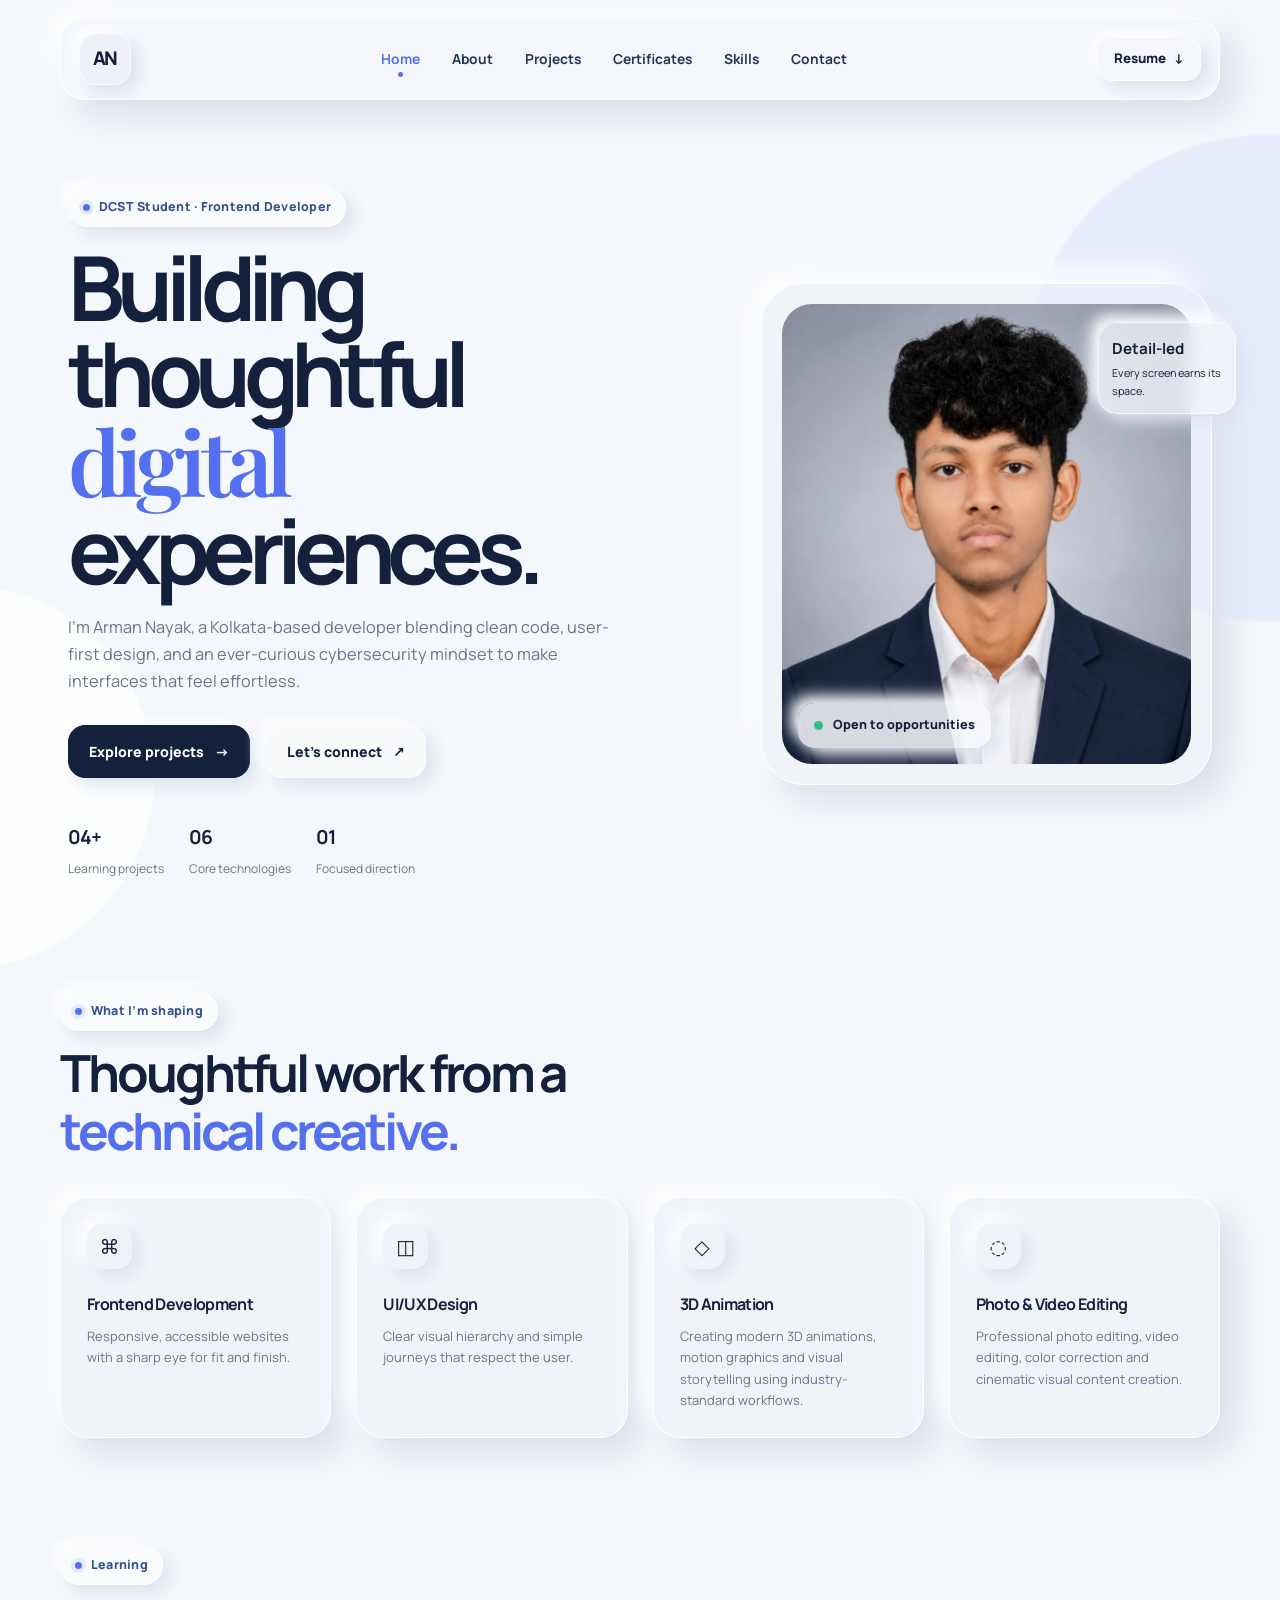
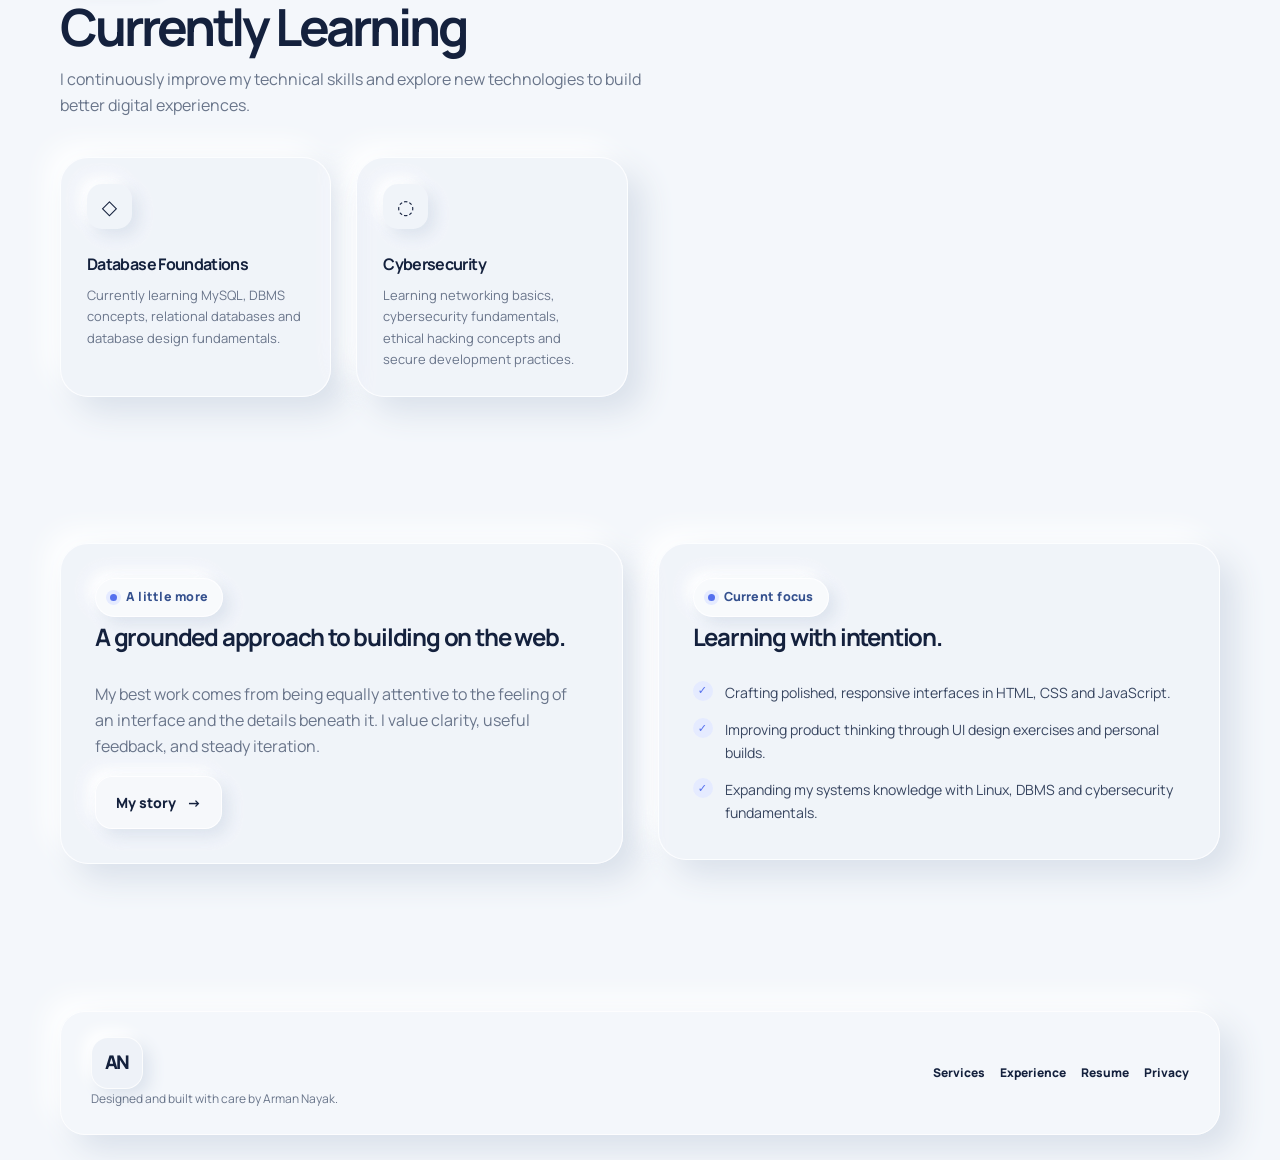
<file: index.html>
<!doctype html>
<html lang="en">
<head><meta charset="utf-8"><meta name="viewport" content="width=device-width, initial-scale=1"><meta name="description" content="Portfolio of Arman Nayak, DCST student, frontend developer and UI/UX enthusiast."><title>Arman Nayak — Frontend Developer</title><link rel="stylesheet" href="css/style.css"></head>
<body><div class="page-shell">
<header class="site-header"><a class="brand" href="index.html" aria-label="Arman Nayak home">AN</a><nav class="nav-links" aria-label="Primary navigation"><a class="active" href="index.html">Home</a><a href="about.html">About</a><a href="projects.html">Projects</a><a href="certificates.html">Certificates</a><a href="skills.html">Skills</a><a href="contact.html">Contact</a></nav><a class="header-cta" href="resume.html">Resume <span>↓</span></a><button class="menu-toggle" type="button" aria-label="Toggle menu" aria-expanded="false">☰</button></header>
<main class="container">
<section class="hero"><div class="hero-copy"><span class="eyebrow">DCST Student · Frontend Developer</span><h1>Building thoughtful <span class="serif">digital</span> experiences.</h1><p>I’m Arman Nayak, a Kolkata-based developer blending clean code, user-first design, and an ever-curious cybersecurity mindset to make interfaces that feel effortless.</p><div class="button-row"><a class="button primary" href="projects.html">Explore projects <span>→</span></a><a class="button ghost" href="contact.html">Let’s connect <span>↗</span></a></div><div class="hero-stats"><div><strong>04+</strong><span>Learning projects</span></div><div><strong>06</strong><span>Core technologies</span></div><div><strong>01</strong><span>Focused direction</span></div></div></div><div class="profile-card"><div class="profile-art"><img src="img/profile.jpg" alt="Arman Nayak" class="profile-img"></div><div class="floating-note"><strong>Detail-led</strong>Every screen earns its space.</div><div class="availability"><i></i> Open to opportunities</div></div></section>
<section class="section-tight"><div class="section-heading"><span class="eyebrow">What I’m shaping</span><h2>Thoughtful work from a <span class="accent">technical creative.</span></h2></div><div class="card-grid"><article class="card"><div class="card-icon">⌘</div><h3>Frontend Development</h3><p>Responsive, accessible websites with a sharp eye for fit and finish.</p></article><article class="card"><div class="card-icon">◫</div><h3>UI/UX Design</h3><p>Clear visual hierarchy and simple journeys that respect the user.</p></article><article class="card"><div class="card-icon">◇</div><h3>3D Animation</h3><p>Creating modern 3D animations, motion graphics and visual storytelling using industry-standard workflows.</p></article><article class="card"><div class="card-icon">◌</div><h3>Photo & Video Editing</h3><p>Professional photo editing, video editing, color correction and cinematic visual content creation.</p></article></div></section>
<section class="section-tight"><div class="section-heading"><span class="eyebrow">Learning</span><h2>Currently Learning</h2><p>I continuously improve my technical skills and explore new technologies to build better digital experiences.</p></div><div class="card-grid"><article class="card"><div class="card-icon">◇</div><h3>Database Foundations</h3><p>Currently learning MySQL, DBMS concepts, relational databases and database design fundamentals.</p></article><article class="card"><div class="card-icon">◌</div><h3>Cybersecurity</h3><p>Learning networking basics, cybersecurity fundamentals, ethical hacking concepts and secure development practices.</p></article></div></section>
<section class="section"><div class="split"><div class="info-panel"><span class="eyebrow">A little more</span><h3>A grounded approach to building on the web.</h3><p>My best work comes from being equally attentive to the feeling of an interface and the details beneath it. I value clarity, useful feedback, and steady iteration.</p><a class="button ghost" href="about.html">My story <span>→</span></a></div><div class="info-panel"><span class="eyebrow">Current focus</span><h3>Learning with intention.</h3><ul class="feature-list"><li>Crafting polished, responsive interfaces in HTML, CSS and JavaScript.</li><li>Improving product thinking through UI design exercises and personal builds.</li><li>Expanding my systems knowledge with Linux, DBMS and cybersecurity fundamentals.</li></ul></div></div></section>
</main><footer class="site-footer container"><div class="footer-panel"><div><a class="brand" href="index.html">AN</a><p>Designed and built with care by Arman Nayak.</p></div><nav class="footer-links"><a href="services.html">Services</a><a href="experience.html">Experience</a><a href="resume.html">Resume</a><a href="privacy.html">Privacy</a></nav></div></footer></div><script src="js/main.js"></script></body></html>
</file>
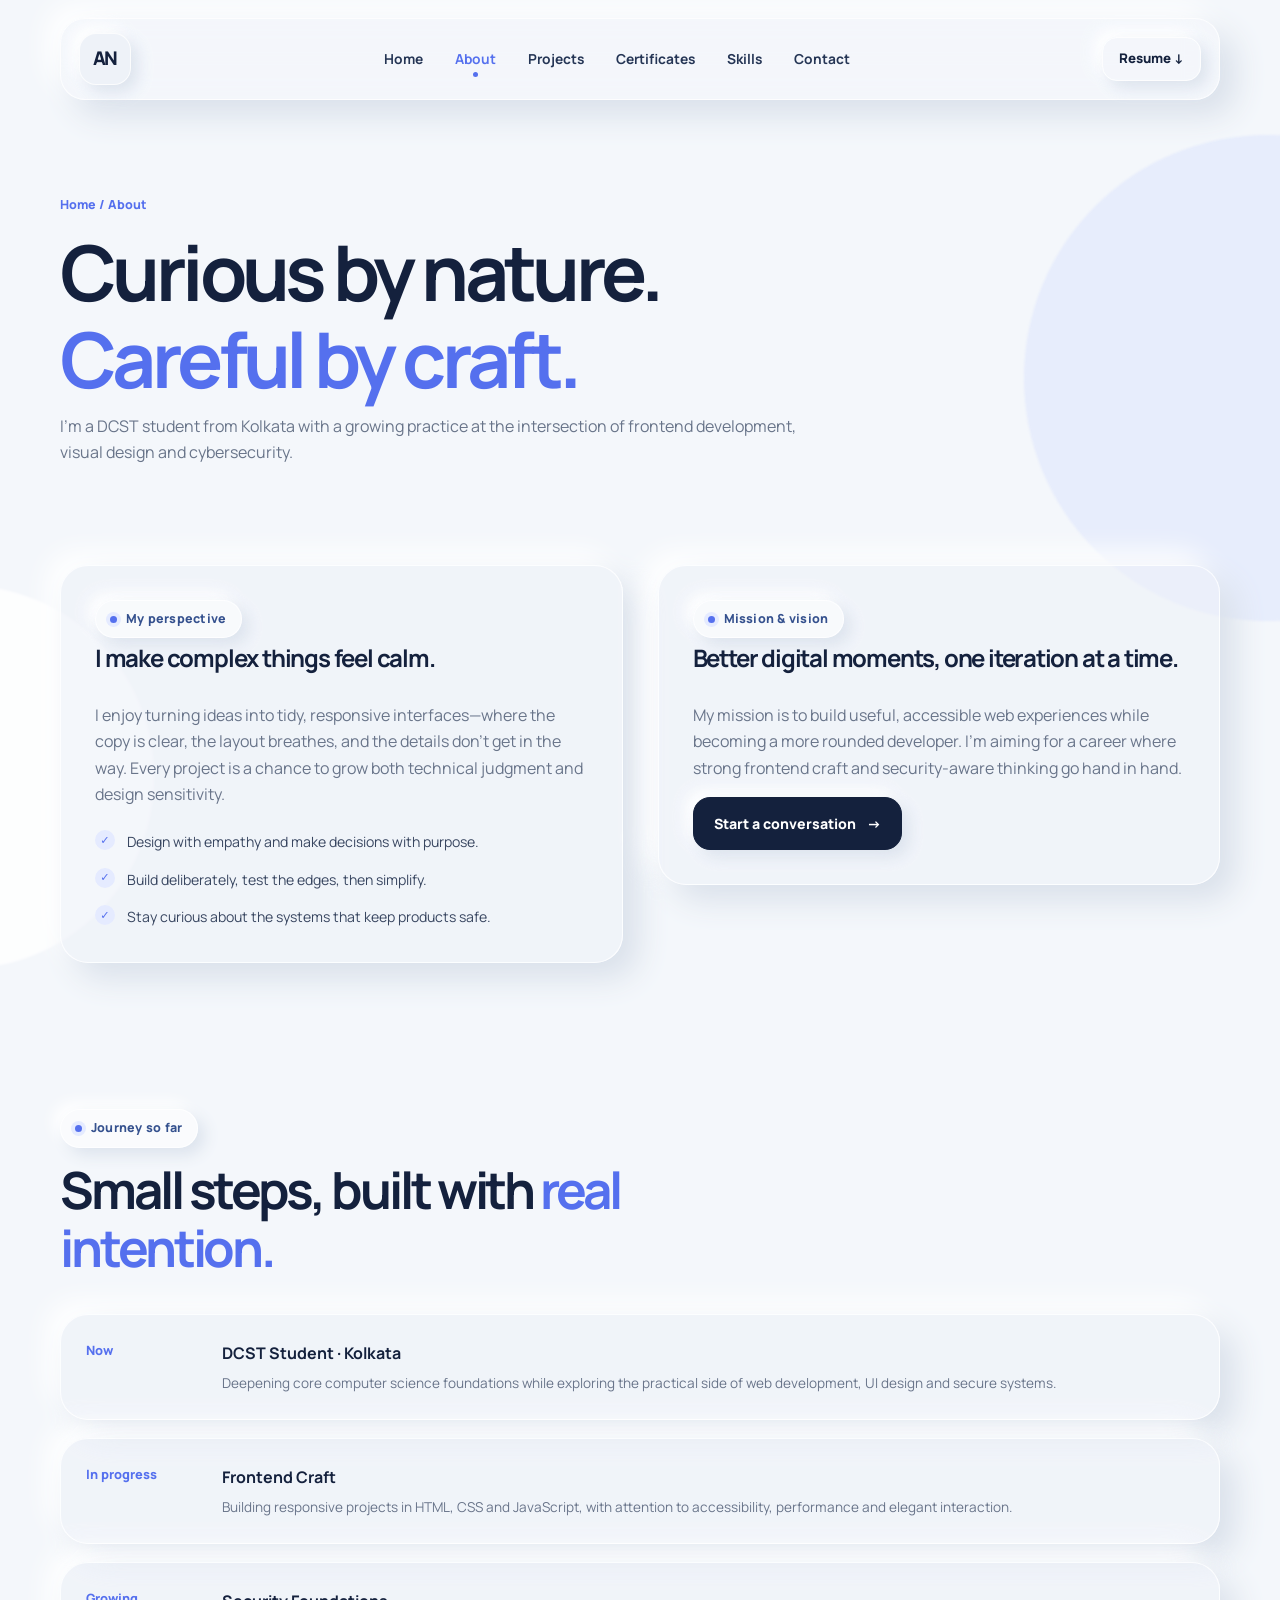
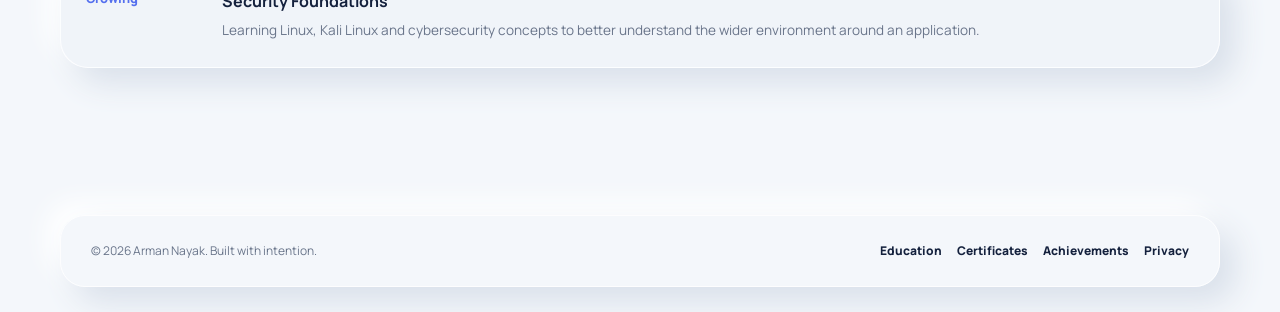
<file: about.html>
<!doctype html>
<html lang="en"><head><meta charset="utf-8"><meta name="viewport" content="width=device-width, initial-scale=1"><meta name="description" content="Learn about Arman Nayak."><title>About — Arman Nayak</title><link rel="stylesheet" href="css/style.css"></head><body><div class="page-shell"><header class="site-header"><a class="brand" href="index.html" aria-label="Arman Nayak home">AN</a><nav class="nav-links" aria-label="Primary navigation"><a href="index.html">Home</a><a class="active" href="about.html">About</a><a href="projects.html">Projects</a><a href="certificates.html">Certificates</a><a href="skills.html">Skills</a><a href="contact.html">Contact</a></nav><a class="header-cta" href="resume.html">Resume ↓</a><button class="menu-toggle" type="button" aria-label="Toggle menu" aria-expanded="false">☰</button></header><main class="container"><section class="page-intro"><span class="breadcrumbs">Home / About</span><h1>Curious by nature.<br><span class="accent">Careful by craft.</span></h1><p>I’m a DCST student from Kolkata with a growing practice at the intersection of frontend development, visual design and cybersecurity.</p></section><section class="split section-tight"><div class="info-panel"><span class="eyebrow">My perspective</span><h3>I make complex things feel calm.</h3><p>I enjoy turning ideas into tidy, responsive interfaces—where the copy is clear, the layout breathes, and the details don’t get in the way. Every project is a chance to grow both technical judgment and design sensitivity.</p><ul class="feature-list"><li>Design with empathy and make decisions with purpose.</li><li>Build deliberately, test the edges, then simplify.</li><li>Stay curious about the systems that keep products safe.</li></ul></div><div class="info-panel"><span class="eyebrow">Mission & vision</span><h3>Better digital moments, one iteration at a time.</h3><p>My mission is to build useful, accessible web experiences while becoming a more rounded developer. I’m aiming for a career where strong frontend craft and security-aware thinking go hand in hand.</p><a class="button primary" href="contact.html">Start a conversation <span>→</span></a></div></section><section class="section"><div class="section-heading"><span class="eyebrow">Journey so far</span><h2>Small steps, built with <span class="accent">real intention.</span></h2></div><div class="timeline"><article class="timeline-item"><div class="timeline-date">Now</div><div><h3>DCST Student · Kolkata</h3><p>Deepening core computer science foundations while exploring the practical side of web development, UI design and secure systems.</p></div></article><article class="timeline-item"><div class="timeline-date">In progress</div><div><h3>Frontend Craft</h3><p>Building responsive projects in HTML, CSS and JavaScript, with attention to accessibility, performance and elegant interaction.</p></div></article><article class="timeline-item"><div class="timeline-date">Growing</div><div><h3>Security Foundations</h3><p>Learning Linux, Kali Linux and cybersecurity concepts to better understand the wider environment around an application.</p></div></article></div></section></main><footer class="site-footer container"><div class="footer-panel"><p>© 2026 Arman Nayak. Built with intention.</p><nav class="footer-links"><a href="education.html">Education</a><a href="certificates.html">Certificates</a><a href="achievements.html">Achievements</a><a href="privacy.html">Privacy</a></nav></div></footer></div><script src="js/main.js"></script></body></html>
</file>
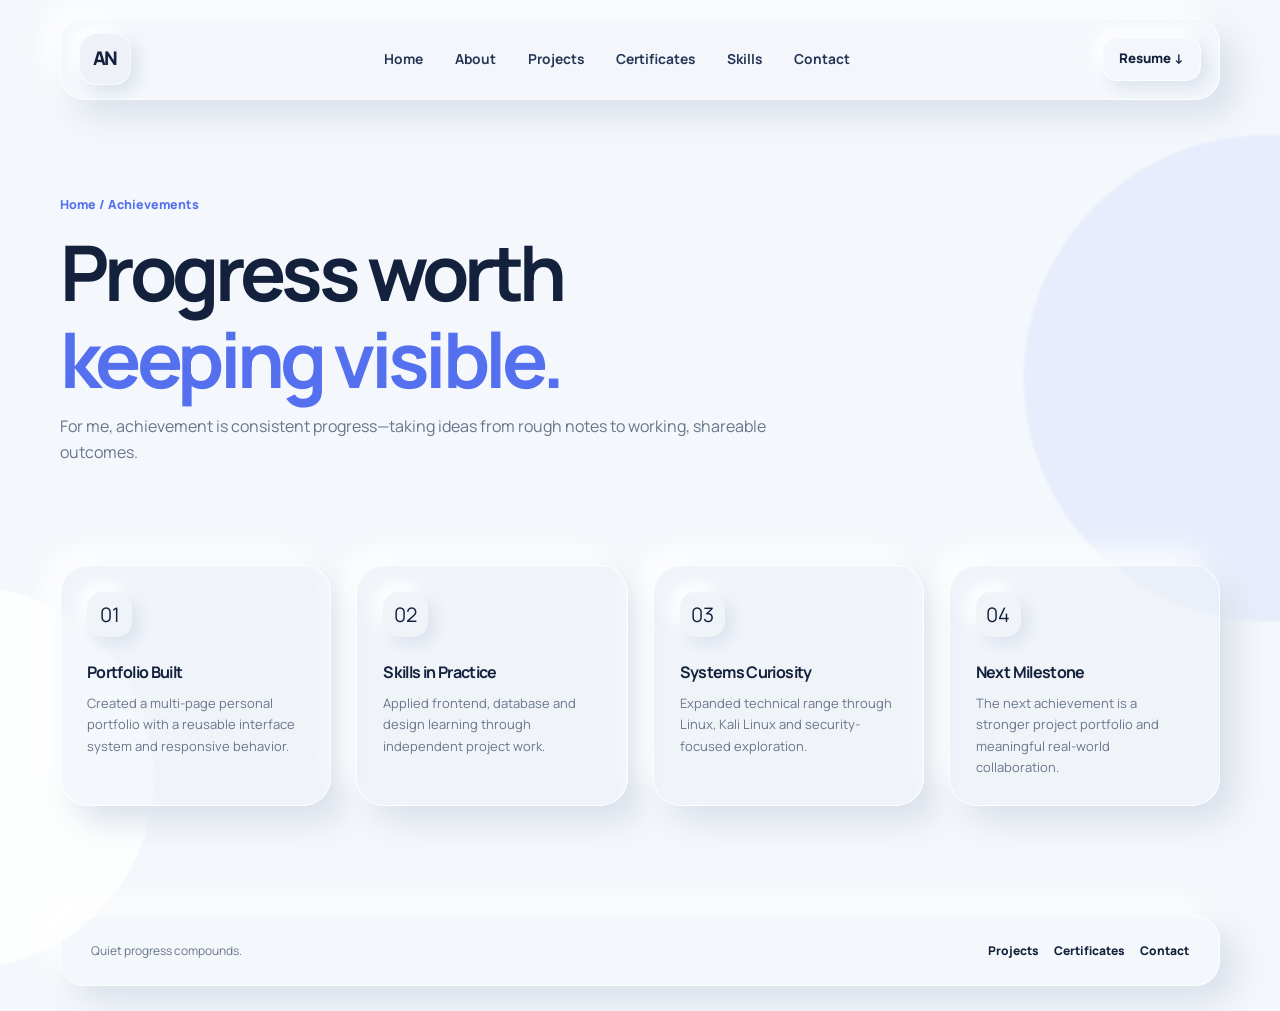
<file: achievements.html>
<!doctype html><html lang="en"><head><meta charset="utf-8"><meta name="viewport" content="width=device-width, initial-scale=1"><meta name="description" content="Achievements of Arman Nayak."><title>Achievements — Arman Nayak</title><link rel="stylesheet" href="css/style.css"></head><body><div class="page-shell"><header class="site-header"><a class="brand" href="index.html" aria-label="Arman Nayak home">AN</a><nav class="nav-links" aria-label="Primary navigation"><a href="index.html">Home</a><a href="about.html">About</a><a href="projects.html">Projects</a><a href="certificates.html">Certificates</a><a href="skills.html">Skills</a><a href="contact.html">Contact</a></nav><a class="header-cta" href="resume.html">Resume ↓</a><button class="menu-toggle" type="button" aria-label="Toggle menu" aria-expanded="false">☰</button></header><main class="container"><section class="page-intro"><span class="breadcrumbs">Home / Achievements</span><h1>Progress worth <span class="accent">keeping visible.</span></h1><p>For me, achievement is consistent progress—taking ideas from rough notes to working, shareable outcomes.</p></section><section class="section-tight"><div class="card-grid"><article class="card"><div class="card-icon">01</div><h3>Portfolio Built</h3><p>Created a multi-page personal portfolio with a reusable interface system and responsive behavior.</p></article><article class="card"><div class="card-icon">02</div><h3>Skills in Practice</h3><p>Applied frontend, database and design learning through independent project work.</p></article><article class="card"><div class="card-icon">03</div><h3>Systems Curiosity</h3><p>Expanded technical range through Linux, Kali Linux and security-focused exploration.</p></article><article class="card"><div class="card-icon">04</div><h3>Next Milestone</h3><p>The next achievement is a stronger project portfolio and meaningful real-world collaboration.</p></article></div></section></main><footer class="site-footer container"><div class="footer-panel"><p>Quiet progress compounds.</p><nav class="footer-links"><a href="projects.html">Projects</a><a href="certificates.html">Certificates</a><a href="contact.html">Contact</a></nav></div></footer></div><script src="js/main.js"></script></body></html>
</file>
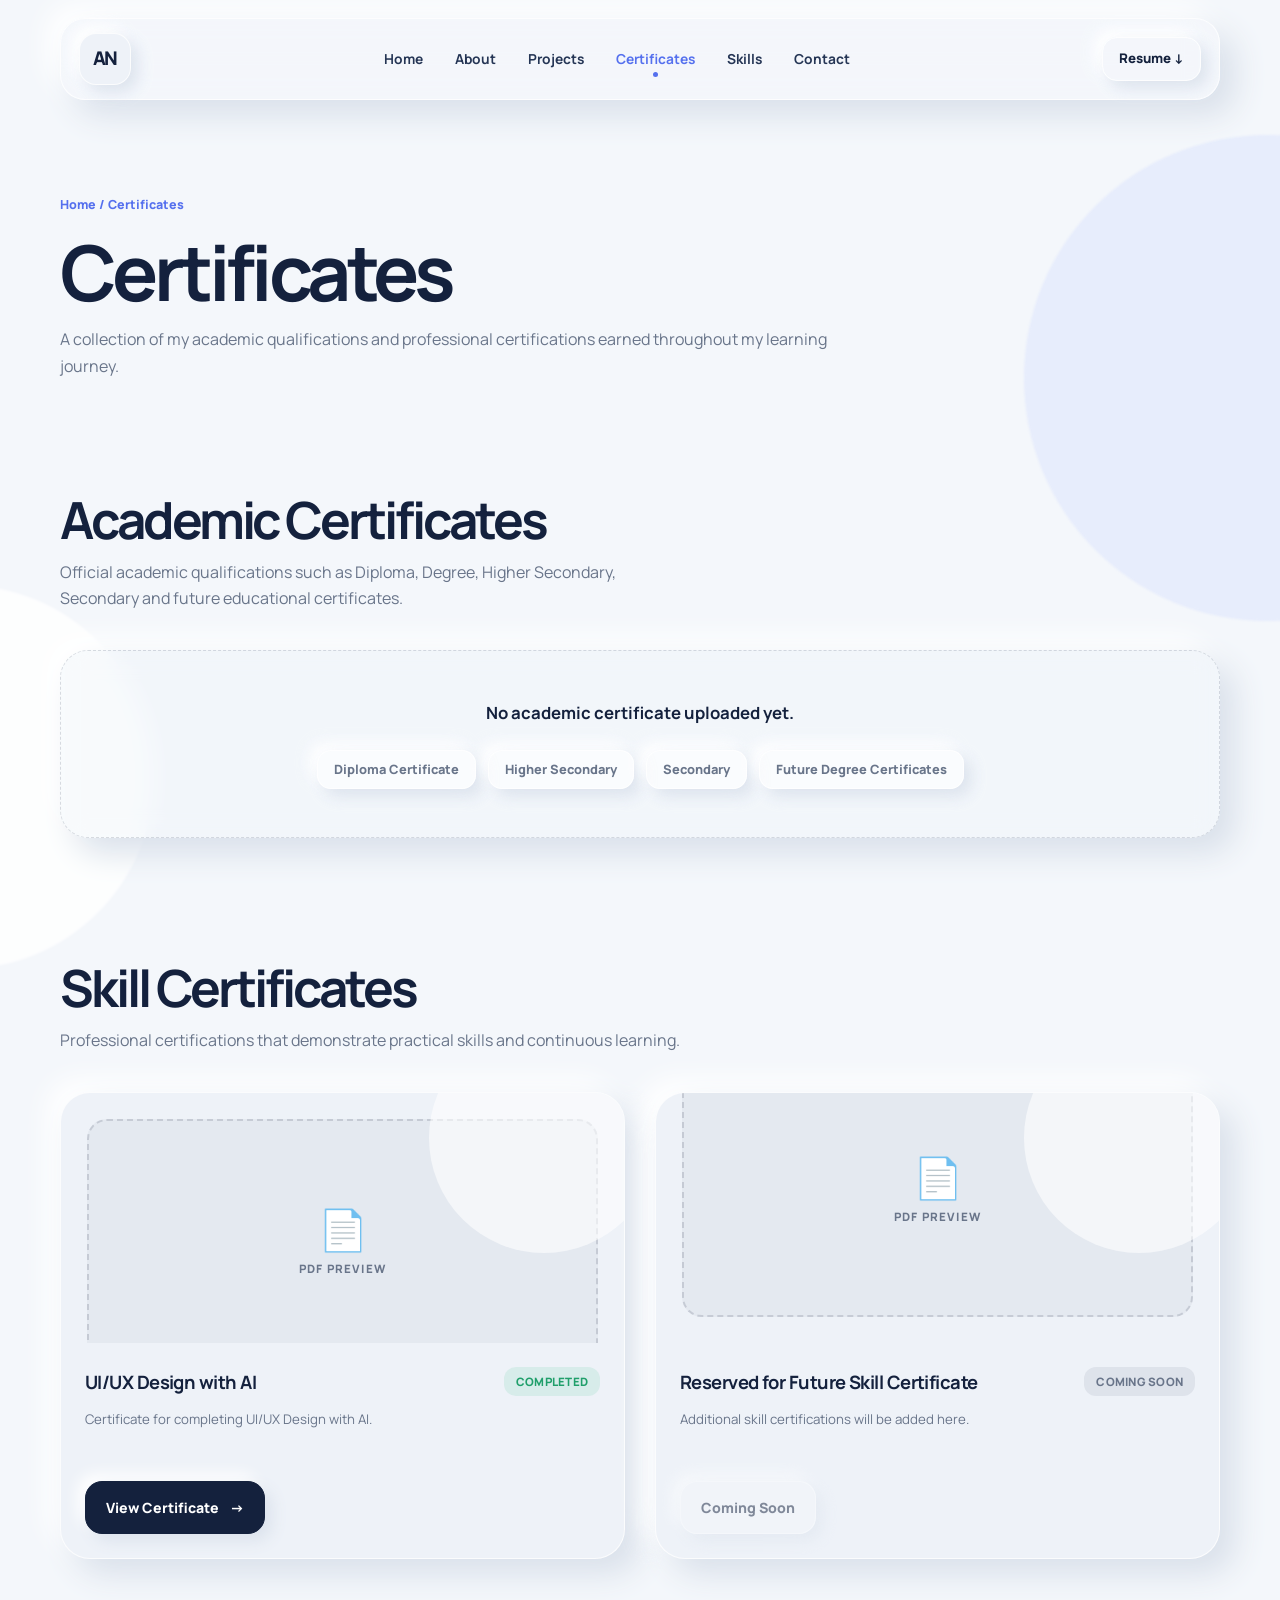
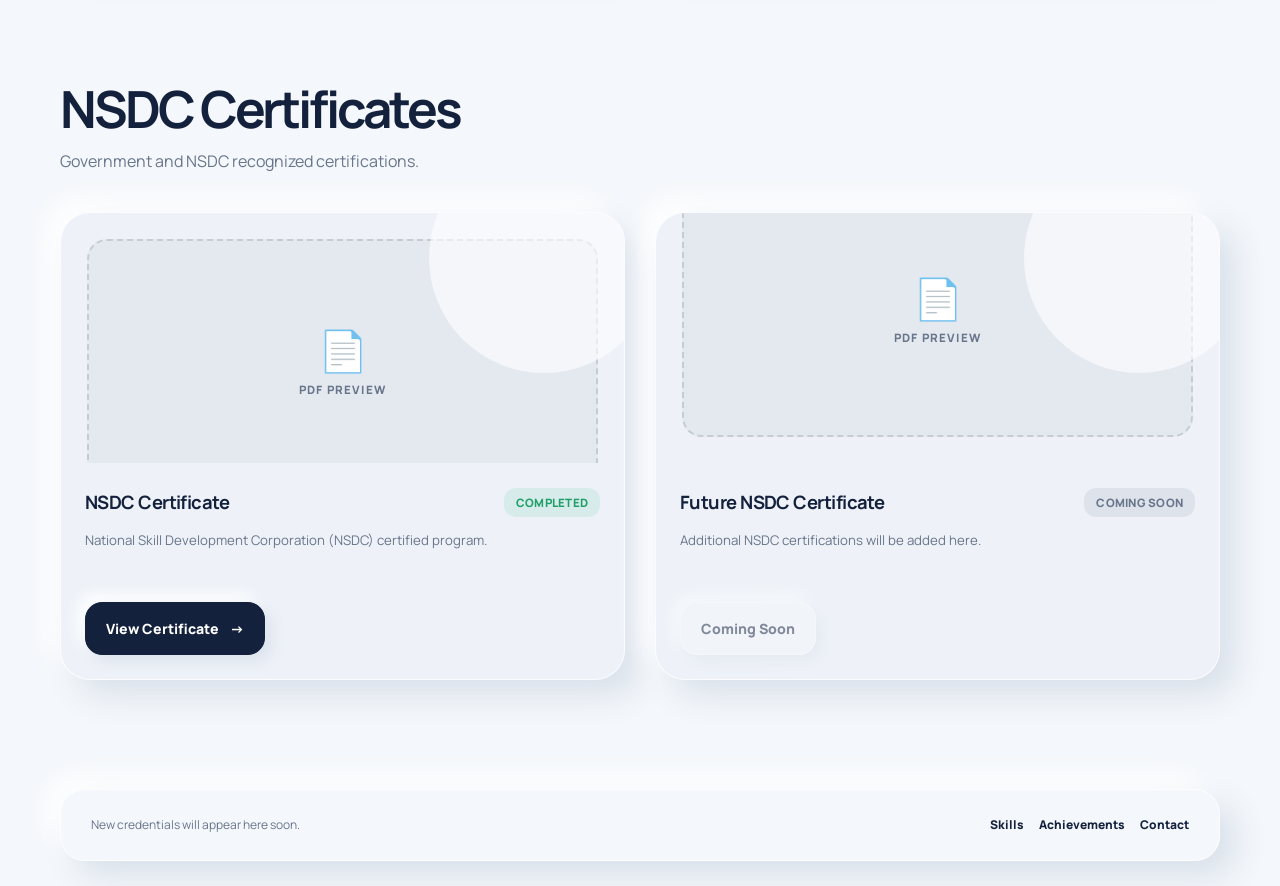
<file: certificates.html>
<!doctype html>
<html lang="en">
<head>
  <meta charset="utf-8">
  <meta name="viewport" content="width=device-width, initial-scale=1">
  <meta name="description" content="Certificates of Arman Nayak.">
  <title>Certificates — Arman Nayak</title>
  <link rel="stylesheet" href="css/style.css">
  <style>
    /* Layout & Grid */
    .certificate-grid {
      display: grid;
      grid-template-columns: repeat(2, 1fr);
      gap: 30px;
      margin-top: 24px;
    }
    @media (max-width: 768px) {
      .certificate-grid {
        grid-template-columns: 1fr;
        gap: 20px;
      }
    }

    /* Card custom layout adjustments */
    .project-card {
      display: flex;
      flex-direction: column;
    }
    .project-copy {
      display: flex;
      flex-direction: column;
      flex-grow: 1;
    }
    .project-copy p {
      margin-bottom: 20px;
      flex-grow: 1;
    }

    /* PDF Preview Placeholder Box */
    .pdf-placeholder {
      width: 100%;
      height: 250px;
      display: flex;
      flex-direction: column;
      align-items: center;
      justify-content: center;
      background: rgba(20, 33, 61, 0.04);
      color: var(--muted);
      border: 2px dashed rgba(20, 33, 61, 0.15);
      border-radius: 20px;
      gap: 10px;
      transition: all 0.3s ease;
      user-select: none;
    }
    .project-card:hover .pdf-placeholder {
      background: rgba(85, 112, 238, 0.06);
      border-color: var(--accent);
      color: var(--accent);
    }
    .pdf-icon {
      font-size: 2.5rem;
      line-height: 1;
    }
    .pdf-text {
      font-size: 0.72rem;
      font-weight: 800;
      letter-spacing: 0.1em;
      text-transform: uppercase;
    }

    /* Status Badges */
    .status-badge {
      padding: 5px 12px;
      border-radius: 12px;
      font-size: 0.72rem;
      font-weight: 800;
      letter-spacing: 0.02em;
      text-transform: uppercase;
    }
    .status-badge.completed {
      background: rgba(49, 190, 131, 0.12);
      color: #209f6b;
    }
    .status-badge.coming-soon {
      background: rgba(105, 117, 138, 0.12);
      color: var(--muted);
    }

    /* Card Header elements alignment */
    .card-header-row {
      display: flex;
      align-items: center;
      justify-content: space-between;
      gap: 15px;
      margin-bottom: 12px;
    }
    .card-header-row h3 {
      margin: 0;
      font-size: 1.15rem;
      letter-spacing: -0.03em;
    }

    /* Academic empty glass card */
    .academic-empty-card {
      padding: 48px 30px;
      text-align: center;
      border: 1px dashed rgba(20, 33, 61, 0.15);
      background: rgba(238, 242, 248, 0.35);
      backdrop-filter: blur(12px);
      -webkit-backdrop-filter: blur(12px);
      border-radius: var(--radius);
      box-shadow: var(--shadow-out);
    }
    .academic-empty-card p {
      font-size: 1.05rem;
      font-weight: 700;
      color: var(--ink);
      margin: 0 0 24px;
    }
    .academic-placeholders {
      display: flex;
      flex-wrap: wrap;
      justify-content: center;
      gap: 12px;
    }
    .academic-placeholder-tag {
      padding: 8px 16px;
      background: rgba(255, 255, 255, 0.6);
      border: 1px solid var(--line);
      border-radius: 14px;
      font-size: 0.8rem;
      font-weight: 800;
      color: var(--muted);
      box-shadow: var(--shadow-small);
    }
  </style>
</head>
<body>
  <div class="page-shell">
    <header class="site-header">
      <a class="brand" href="index.html" aria-label="Arman Nayak home">AN</a>
      <nav class="nav-links" aria-label="Primary navigation">
        <a href="index.html">Home</a>
        <a href="about.html">About</a>
        <a href="projects.html">Projects</a>
        <a class="active" href="certificates.html">Certificates</a>
        <a href="skills.html">Skills</a>
        <a href="contact.html">Contact</a>
      </nav>
      <a class="header-cta" href="resume.html">Resume ↓</a>
      <button class="menu-toggle" type="button" aria-label="Toggle menu" aria-expanded="false">☰</button>
    </header>
    
    <main class="container">
      <section class="page-intro">
        <span class="breadcrumbs">Home / Certificates</span>
        <h1>Certificates</h1>
        <p>A collection of my academic qualifications and professional certifications earned throughout my learning journey.</p>
      </section>

      <!-- SECTION 1 -->
      <section class="section-tight">
        <div class="section-heading">
          <h2>Academic Certificates</h2>
          <p>Official academic qualifications such as Diploma, Degree, Higher Secondary, Secondary and future educational certificates.</p>
        </div>
        <div class="academic-empty-card">
          <p>No academic certificate uploaded yet.</p>
          <div class="academic-placeholders">
            <span class="academic-placeholder-tag">Diploma Certificate</span>
            <span class="academic-placeholder-tag">Higher Secondary</span>
            <span class="academic-placeholder-tag">Secondary</span>
            <span class="academic-placeholder-tag">Future Degree Certificates</span>
          </div>
        </div>
      </section>

      <!-- SECTION 2 -->
      <section class="section-tight">
        <div class="section-heading">
          <h2>Skill Certificates</h2>
          <p>Professional certifications that demonstrate practical skills and continuous learning.</p>
        </div>
        <div class="certificate-grid">
          
          <!-- Card 1 -->
          <article class="project-card">
            <div class="project-visual">
              <a href="pdf/uiux-ai-certificate.pdf" target="_blank" rel="noopener noreferrer" style="display: block; width: 100%; height: 100%; text-decoration: none;">
                <div class="pdf-placeholder">
                  <span class="pdf-icon">📄</span>
                  <span class="pdf-text">PDF Preview</span>
                </div>
              </a>
            </div>
            <div class="project-copy">
              <div class="card-header-row">
                <h3>UI/UX Design with AI</h3>
                <span class="status-badge completed">Completed</span>
              </div>
              <p>Certificate for completing UI/UX Design with AI.</p>
              <div class="button-row">
                <a class="button primary" href="pdf/uiux-ai-certificate.pdf" target="_blank" rel="noopener noreferrer">View Certificate <span>→</span></a>
              </div>
            </div>
          </article>

          <!-- Card 2 -->
          <article class="project-card">
            <div class="project-visual">
              <div class="pdf-placeholder">
                <span class="pdf-icon">📄</span>
                <span class="pdf-text">PDF Preview</span>
              </div>
            </div>
            <div class="project-copy">
              <div class="card-header-row">
                <h3>Reserved for Future Skill Certificate</h3>
                <span class="status-badge coming-soon">Coming Soon</span>
              </div>
              <p>Additional skill certifications will be added here.</p>
              <div class="button-row">
                <a class="button ghost" href="javascript:void(0);" style="pointer-events: none; opacity: 0.5;">Coming Soon</a>
              </div>
            </div>
          </article>

        </div>
      </section>

      <!-- SECTION 3 -->
      <section class="section-tight">
        <div class="section-heading">
          <h2>NSDC Certificates</h2>
          <p>Government and NSDC recognized certifications.</p>
        </div>
        <div class="certificate-grid">
          
          <!-- Card 1 -->
          <article class="project-card">
            <div class="project-visual">
              <a href="pdf/nsdc-certificate.pdf" target="_blank" rel="noopener noreferrer" style="display: block; width: 100%; height: 100%; text-decoration: none;">
                <div class="pdf-placeholder">
                  <span class="pdf-icon">📄</span>
                  <span class="pdf-text">PDF Preview</span>
                </div>
              </a>
            </div>
            <div class="project-copy">
              <div class="card-header-row">
                <h3>NSDC Certificate</h3>
                <span class="status-badge completed">Completed</span>
              </div>
              <p>National Skill Development Corporation (NSDC) certified program.</p>
              <div class="button-row">
                <a class="button primary" href="pdf/nsdc-certificate.pdf" target="_blank" rel="noopener noreferrer">View Certificate <span>→</span></a>
              </div>
            </div>
          </article>

          <!-- Card 2 -->
          <article class="project-card">
            <div class="project-visual">
              <div class="pdf-placeholder">
                <span class="pdf-icon">📄</span>
                <span class="pdf-text">PDF Preview</span>
              </div>
            </div>
            <div class="project-copy">
              <div class="card-header-row">
                <h3>Future NSDC Certificate</h3>
                <span class="status-badge coming-soon">Coming Soon</span>
              </div>
              <p>Additional NSDC certifications will be added here.</p>
              <div class="button-row">
                <a class="button ghost" href="javascript:void(0);" style="pointer-events: none; opacity: 0.5;">Coming Soon</a>
              </div>
            </div>
          </article>

        </div>
      </section>
      
    </main>

    <footer class="site-footer container">
      <div class="footer-panel">
        <p>New credentials will appear here soon.</p>
        <nav class="footer-links">
          <a href="skills.html">Skills</a>
          <a href="achievements.html">Achievements</a>
          <a href="contact.html">Contact</a>
        </nav>
      </div>
    </footer>
  </div>
  <script src="js/main.js"></script>
</body>
</html>
</file>
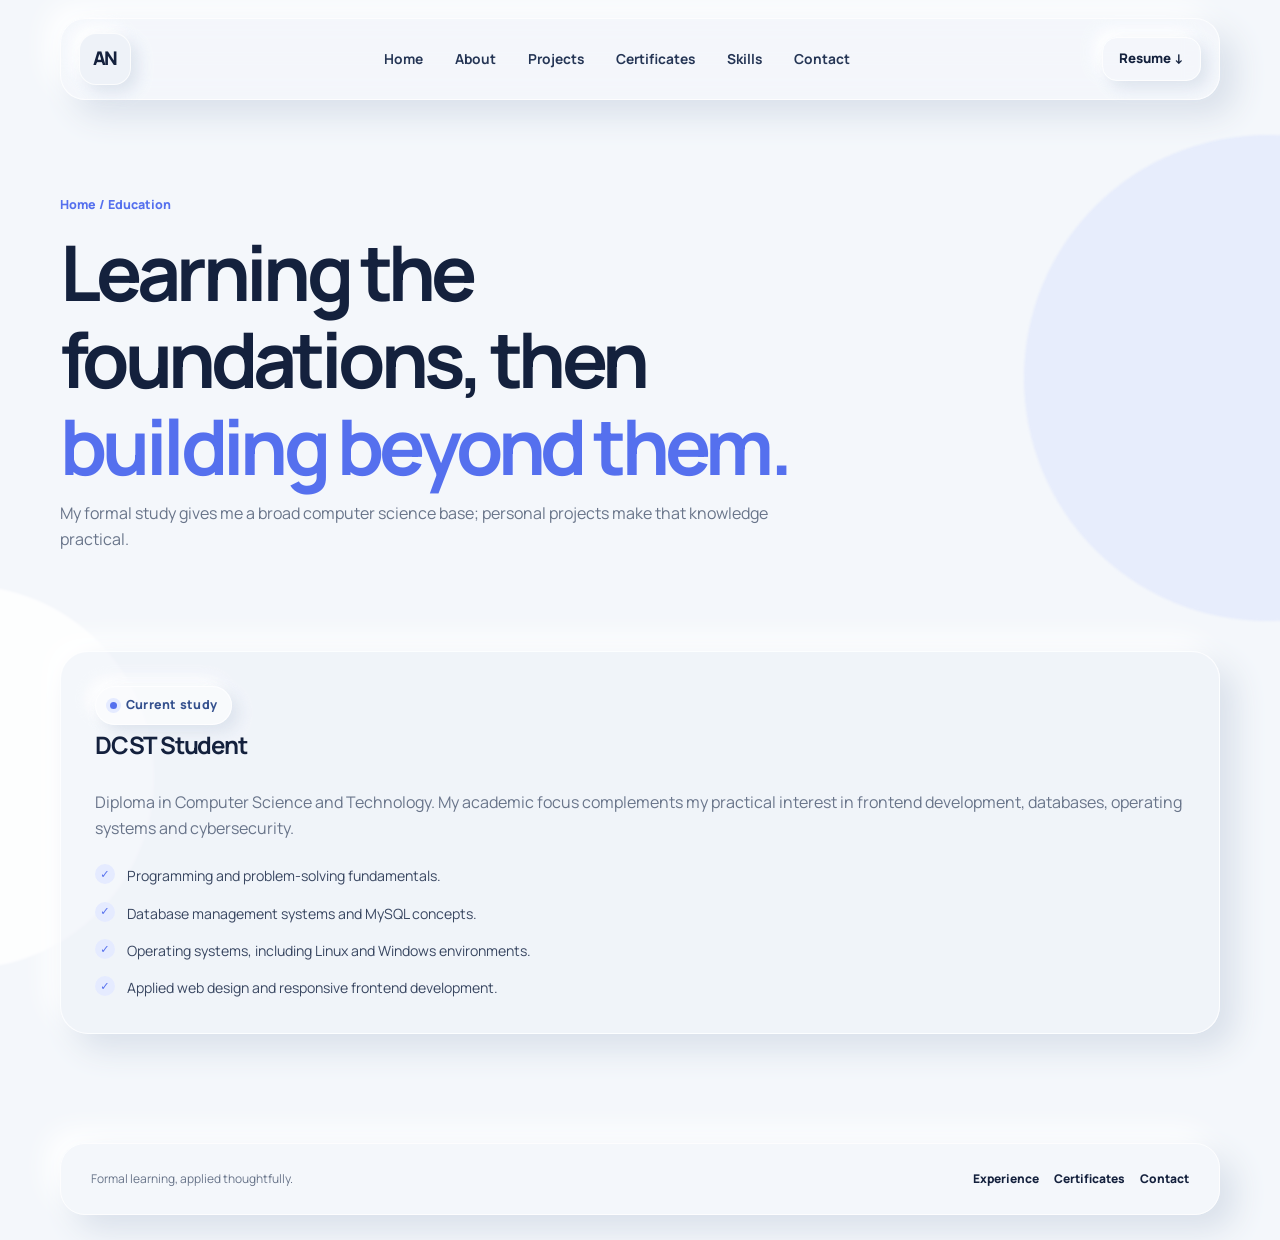
<file: education.html>
<!doctype html><html lang="en"><head><meta charset="utf-8"><meta name="viewport" content="width=device-width, initial-scale=1"><meta name="description" content="Education of Arman Nayak."><title>Education — Arman Nayak</title><link rel="stylesheet" href="css/style.css"></head><body><div class="page-shell"><header class="site-header"><a class="brand" href="index.html" aria-label="Arman Nayak home">AN</a><nav class="nav-links" aria-label="Primary navigation"><a href="index.html">Home</a><a href="about.html">About</a><a href="projects.html">Projects</a><a href="certificates.html">Certificates</a><a href="skills.html">Skills</a><a href="contact.html">Contact</a></nav><a class="header-cta" href="resume.html">Resume ↓</a><button class="menu-toggle" type="button" aria-label="Toggle menu" aria-expanded="false">☰</button></header><main class="container"><section class="page-intro"><span class="breadcrumbs">Home / Education</span><h1>Learning the foundations, then <span class="accent">building beyond them.</span></h1><p>My formal study gives me a broad computer science base; personal projects make that knowledge practical.</p></section><section class="section-tight"><div class="info-panel"><span class="eyebrow">Current study</span><h3>DCST Student</h3><p>Diploma in Computer Science and Technology. My academic focus complements my practical interest in frontend development, databases, operating systems and cybersecurity.</p><ul class="feature-list"><li>Programming and problem-solving fundamentals.</li><li>Database management systems and MySQL concepts.</li><li>Operating systems, including Linux and Windows environments.</li><li>Applied web design and responsive frontend development.</li></ul></div></section></main><footer class="site-footer container"><div class="footer-panel"><p>Formal learning, applied thoughtfully.</p><nav class="footer-links"><a href="experience.html">Experience</a><a href="certificates.html">Certificates</a><a href="contact.html">Contact</a></nav></div></footer></div><script src="js/main.js"></script></body></html>
</file>
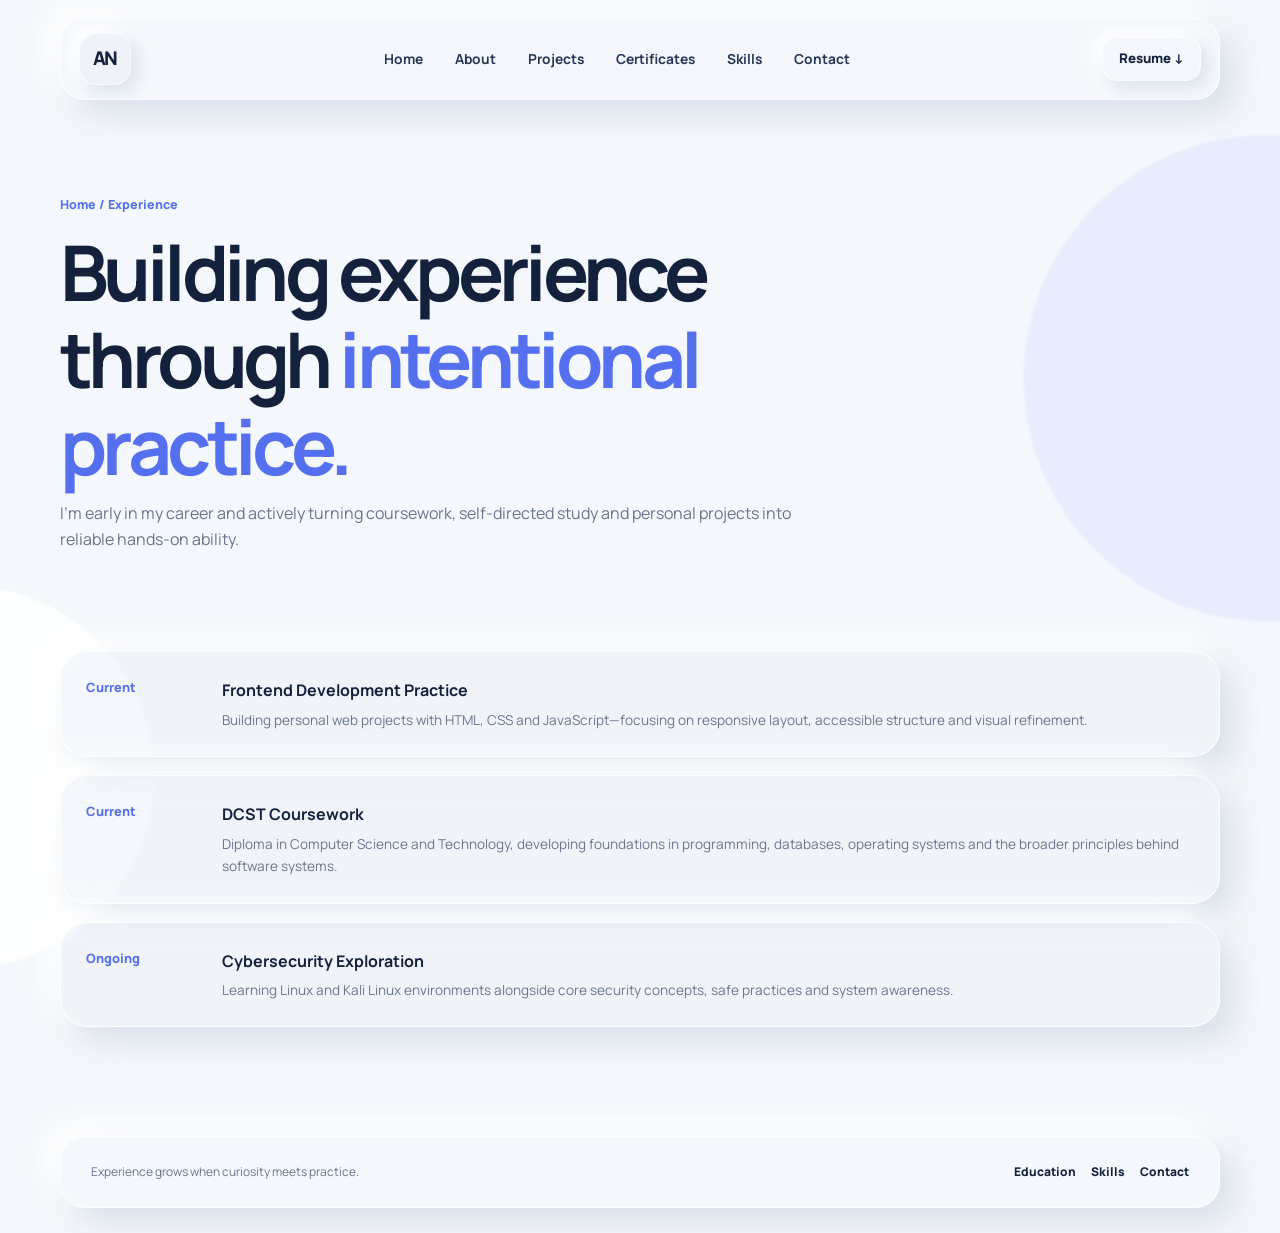
<file: experience.html>
<!doctype html><html lang="en"><head><meta charset="utf-8"><meta name="viewport" content="width=device-width, initial-scale=1"><meta name="description" content="Experience and learning journey of Arman Nayak."><title>Experience — Arman Nayak</title><link rel="stylesheet" href="css/style.css"></head><body><div class="page-shell"><header class="site-header"><a class="brand" href="index.html" aria-label="Arman Nayak home">AN</a><nav class="nav-links" aria-label="Primary navigation"><a href="index.html">Home</a><a href="about.html">About</a><a href="projects.html">Projects</a><a href="certificates.html">Certificates</a><a href="skills.html">Skills</a><a href="contact.html">Contact</a></nav><a class="header-cta" href="resume.html">Resume ↓</a><button class="menu-toggle" type="button" aria-label="Toggle menu" aria-expanded="false">☰</button></header><main class="container"><section class="page-intro"><span class="breadcrumbs">Home / Experience</span><h1>Building experience through <span class="accent">intentional practice.</span></h1><p>I’m early in my career and actively turning coursework, self-directed study and personal projects into reliable hands-on ability.</p></section><section class="section-tight"><div class="timeline"><article class="timeline-item"><div class="timeline-date">Current</div><div><h3>Frontend Development Practice</h3><p>Building personal web projects with HTML, CSS and JavaScript—focusing on responsive layout, accessible structure and visual refinement.</p></div></article><article class="timeline-item"><div class="timeline-date">Current</div><div><h3>DCST Coursework</h3><p>Diploma in Computer Science and Technology, developing foundations in programming, databases, operating systems and the broader principles behind software systems.</p></div></article><article class="timeline-item"><div class="timeline-date">Ongoing</div><div><h3>Cybersecurity Exploration</h3><p>Learning Linux and Kali Linux environments alongside core security concepts, safe practices and system awareness.</p></div></article></div></section></main><footer class="site-footer container"><div class="footer-panel"><p>Experience grows when curiosity meets practice.</p><nav class="footer-links"><a href="education.html">Education</a><a href="skills.html">Skills</a><a href="contact.html">Contact</a></nav></div></footer></div><script src="js/main.js"></script></body></html>
</file>
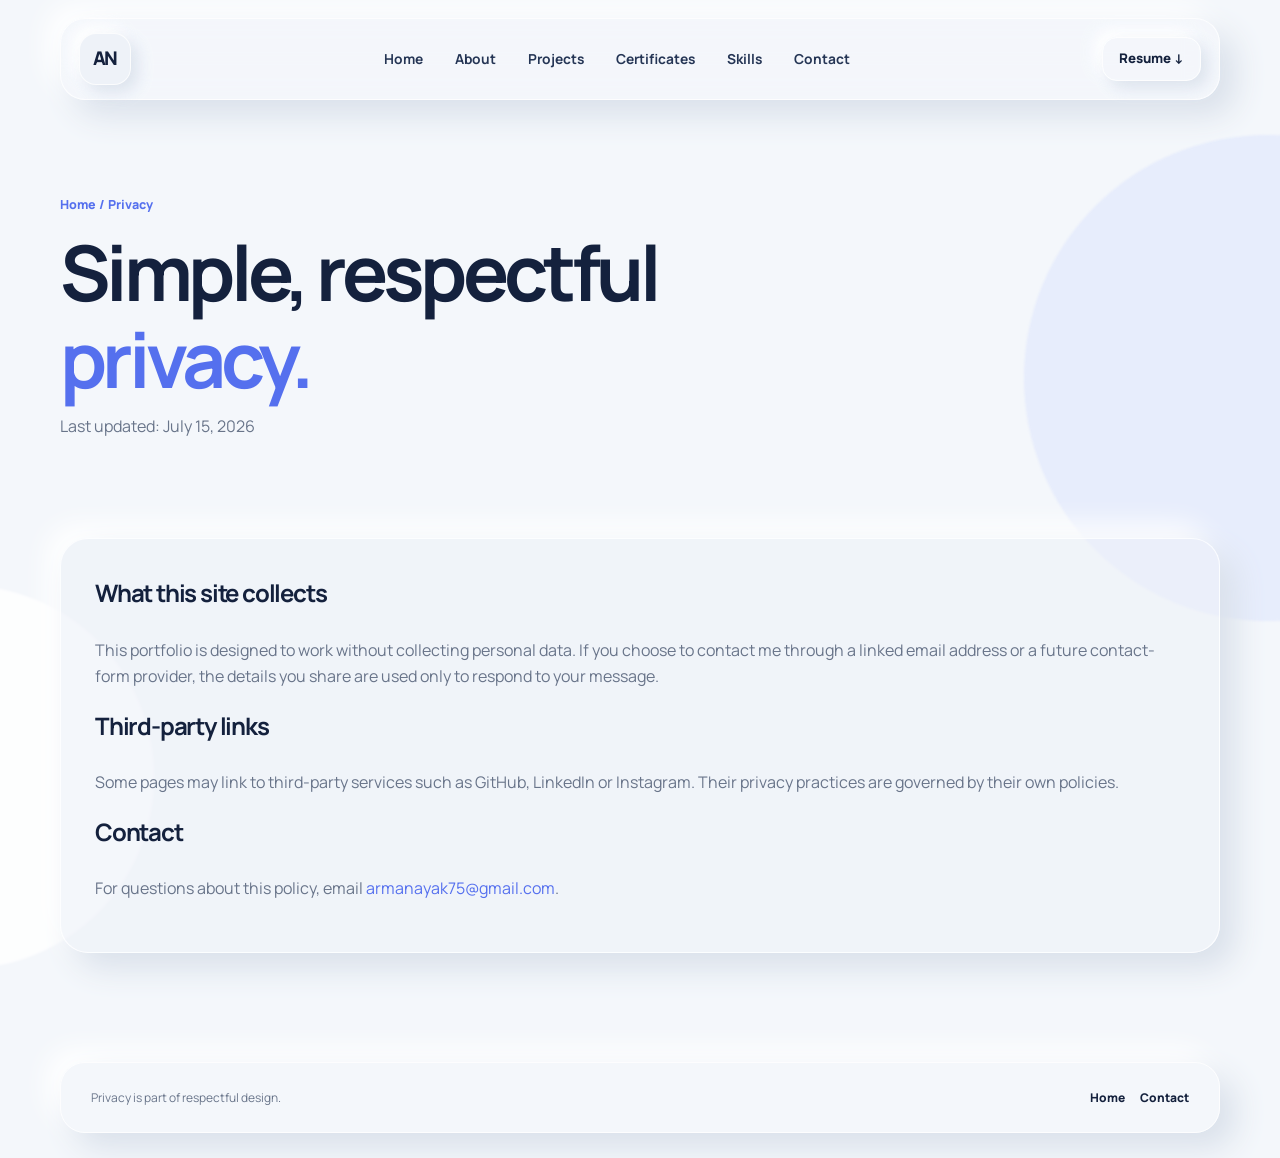
<file: privacy.html>
<!doctype html><html lang="en"><head><meta charset="utf-8"><meta name="viewport" content="width=device-width, initial-scale=1"><meta name="description" content="Privacy policy for Arman Nayak's portfolio."><title>Privacy Policy — Arman Nayak</title><link rel="stylesheet" href="css/style.css"></head><body><div class="page-shell"><header class="site-header"><a class="brand" href="index.html" aria-label="Arman Nayak home">AN</a><nav class="nav-links" aria-label="Primary navigation"><a href="index.html">Home</a><a href="about.html">About</a><a href="projects.html">Projects</a><a href="certificates.html">Certificates</a><a href="skills.html">Skills</a><a href="contact.html">Contact</a></nav><a class="header-cta" href="resume.html">Resume ↓</a><button class="menu-toggle" type="button" aria-label="Toggle menu" aria-expanded="false">☰</button></header><main class="container"><section class="page-intro"><span class="breadcrumbs">Home / Privacy</span><h1>Simple, respectful <span class="accent">privacy.</span></h1><p>Last updated: July 15, 2026</p></section><section class="section-tight"><article class="info-panel"><h3>What this site collects</h3><p>This portfolio is designed to work without collecting personal data. If you choose to contact me through a linked email address or a future contact-form provider, the details you share are used only to respond to your message.</p><h3>Third-party links</h3><p>Some pages may link to third-party services such as GitHub, LinkedIn or Instagram. Their privacy practices are governed by their own policies.</p><h3>Contact</h3><p>For questions about this policy, email <a class="accent" href="mailto:armanayak75@gmail.com">armanayak75@gmail.com</a>.</p></article></section></main><footer class="site-footer container"><div class="footer-panel"><p>Privacy is part of respectful design.</p><nav class="footer-links"><a href="index.html">Home</a><a href="contact.html">Contact</a></nav></div></footer></div><script src="js/main.js"></script></body></html>
</file>
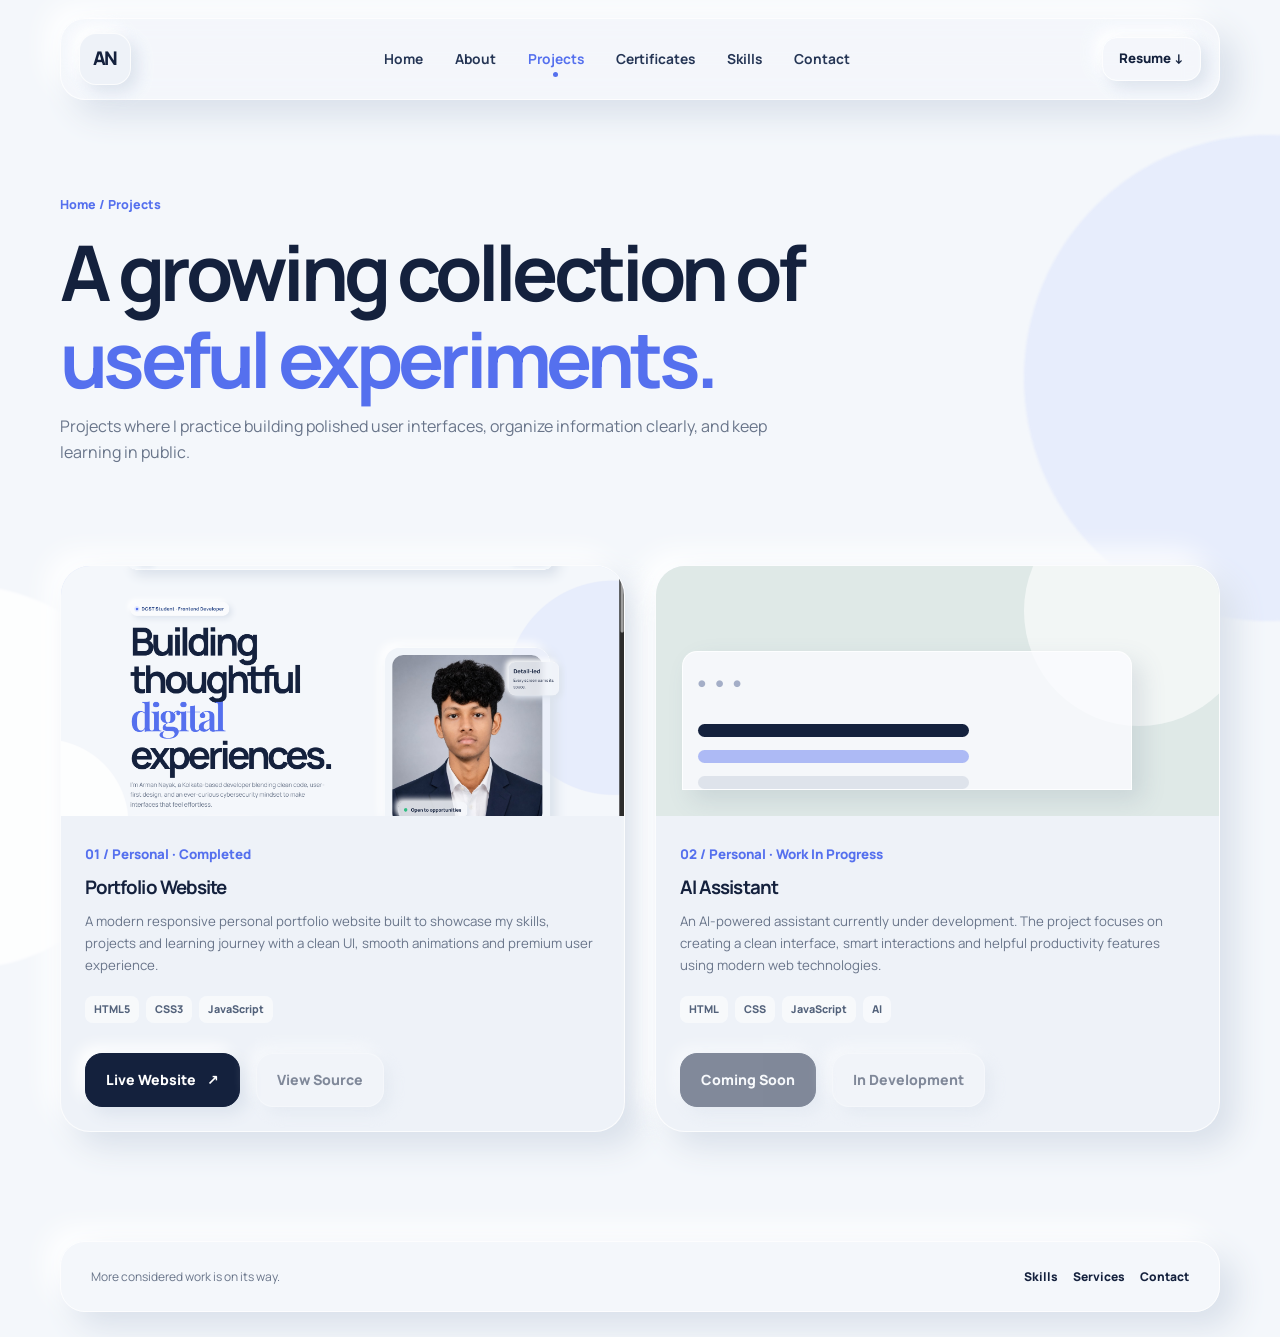
<file: projects.html>
<!doctype html><html lang="en"><head><meta charset="utf-8"><meta name="viewport" content="width=device-width, initial-scale=1"><meta name="description" content="Selected projects by Arman Nayak."><title>Projects — Arman Nayak</title><link rel="stylesheet" href="css/style.css"></head><body><div class="page-shell"><header class="site-header"><a class="brand" href="index.html" aria-label="Arman Nayak home">AN</a><nav class="nav-links" aria-label="Primary navigation"><a href="index.html">Home</a><a href="about.html">About</a><a class="active" href="projects.html">Projects</a><a href="certificates.html">Certificates</a><a href="skills.html">Skills</a><a href="contact.html">Contact</a></nav><a class="header-cta" href="resume.html">Resume ↓</a><button class="menu-toggle" type="button" aria-label="Toggle menu" aria-expanded="false">☰</button></header><main class="container"><section class="page-intro"><span class="breadcrumbs">Home / Projects</span><h1>A growing collection of <span class="accent">useful experiments.</span></h1><p>Projects where I practice building polished user interfaces, organize information clearly, and keep learning in public.</p></section><section class="section-tight"><div class="project-grid"><article class="project-card"><div class="project-visual one"><img src="img/portfolio-screenshot.png" alt="Portfolio Website" class="project-img"></div><div class="project-copy"><small>01 / Personal · Completed</small><h3>Portfolio Website</h3><p>A modern responsive personal portfolio website built to showcase my skills, projects and learning journey with a clean UI, smooth animations and premium user experience.</p><ul class="tag-list"><li>HTML5</li><li>CSS3</li><li>JavaScript</li></ul><div class="button-row"><a class="button primary" href="https://arman-nayak.github.io/Arman-Nayak-portfolio/" target="_blank" rel="noopener noreferrer">Live Website <span>↗</span></a><a class="button ghost" href="#" style="pointer-events: none; opacity: 0.5;">View Source</a></div></div></article><article class="project-card"><div class="project-visual two"><div class="mock-window"></div></div><div class="project-copy"><small>02 / Personal · Work In Progress</small><h3>AI Assistant</h3><p>An AI-powered assistant currently under development. The project focuses on creating a clean interface, smart interactions and helpful productivity features using modern web technologies.</p><ul class="tag-list"><li>HTML</li><li>CSS</li><li>JavaScript</li><li>AI</li></ul><div class="button-row"><a class="button primary" href="#" style="pointer-events: none; opacity: 0.5;">Coming Soon</a><a class="button ghost" href="#" style="pointer-events: none; opacity: 0.5;">In Development</a></div></div></article></div></section></main><footer class="site-footer container"><div class="footer-panel"><p>More considered work is on its way.</p><nav class="footer-links"><a href="skills.html">Skills</a><a href="services.html">Services</a><a href="contact.html">Contact</a></nav></div></footer></div><script src="js/main.js"></script></body></html>
</file>
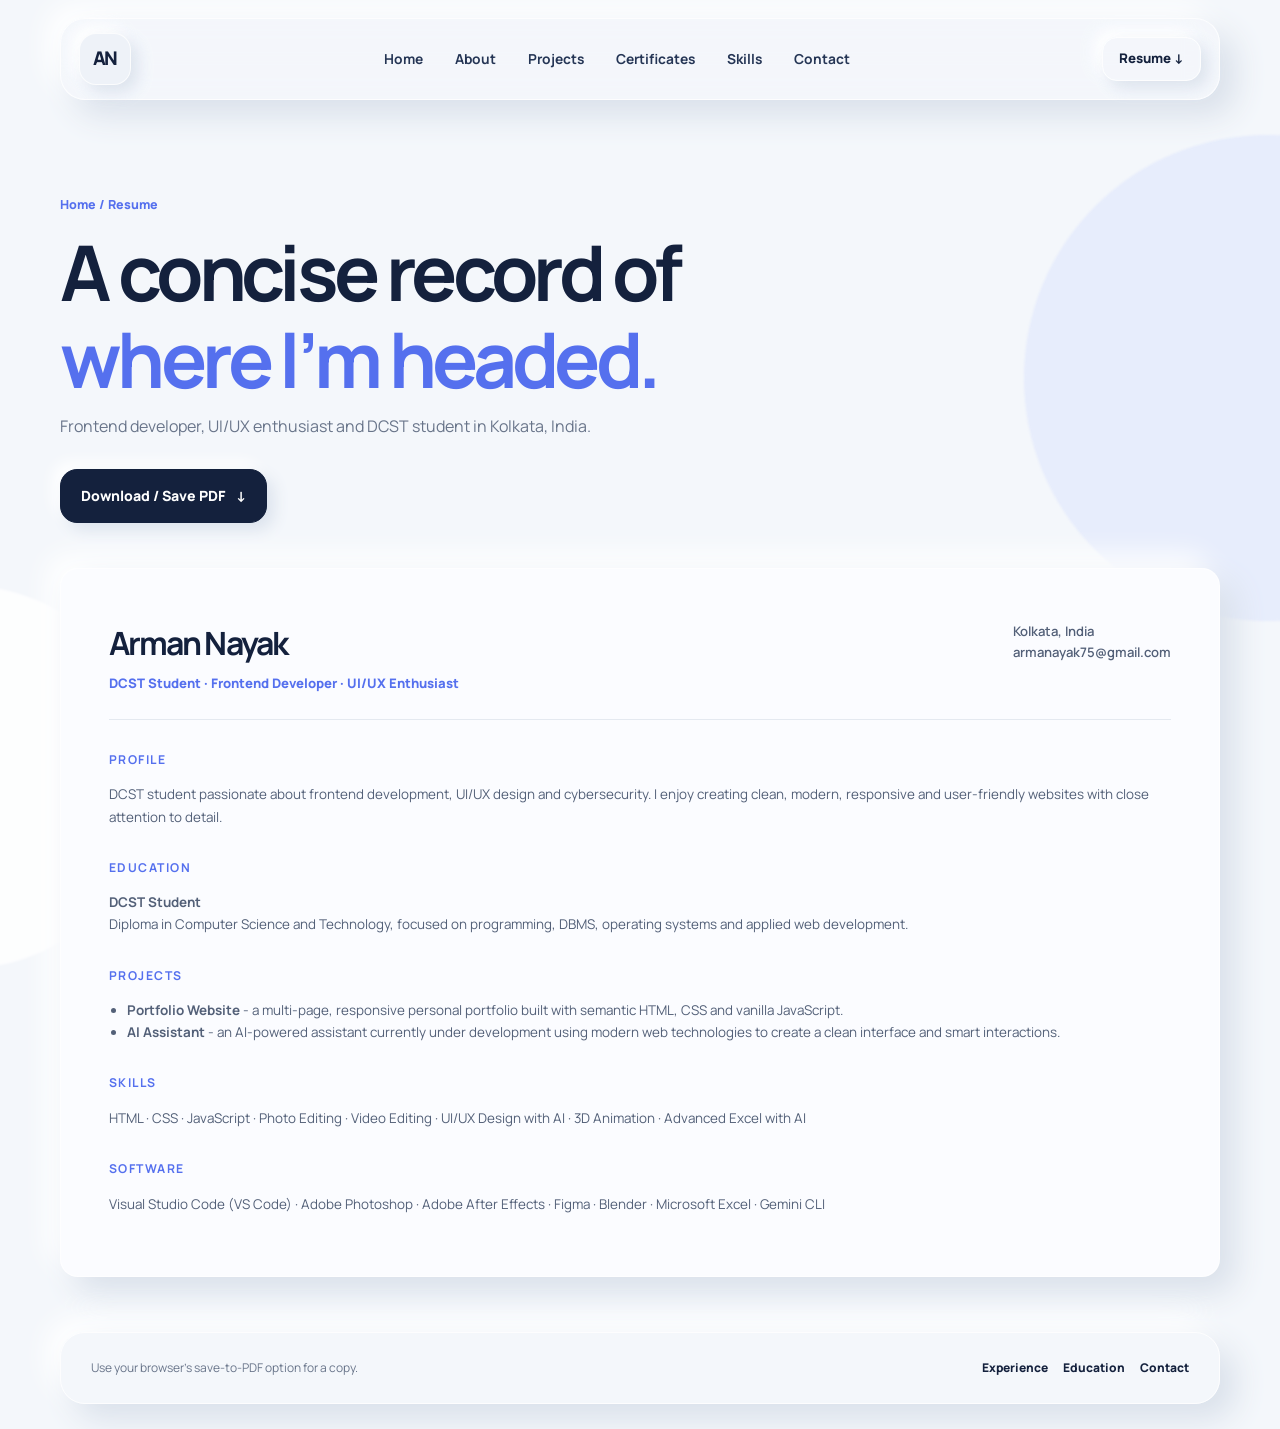
<file: resume.html>
<!doctype html><html lang="en"><head><meta charset="utf-8"><meta name="viewport" content="width=device-width, initial-scale=1"><meta name="description" content="Resume of Arman Nayak."><title>Resume — Arman Nayak</title><link rel="stylesheet" href="css/style.css"></head><body><div class="page-shell"><header class="site-header"><a class="brand" href="index.html" aria-label="Arman Nayak home">AN</a><nav class="nav-links" aria-label="Primary navigation"><a href="index.html">Home</a><a href="about.html">About</a><a href="projects.html">Projects</a><a href="certificates.html">Certificates</a><a href="skills.html">Skills</a><a href="contact.html">Contact</a></nav><a class="header-cta active" href="resume.html">Resume ↓</a><button class="menu-toggle" type="button" aria-label="Toggle menu" aria-expanded="false">☰</button></header><main class="container"><section class="page-intro"><span class="breadcrumbs">Home / Resume</span><h1>A concise record of <span class="accent">where I’m headed.</span></h1><p>Frontend developer, UI/UX enthusiast and DCST student in Kolkata, India.</p><div class="button-row"><button class="button primary" type="button" data-resume-download>Download / Save PDF <span>↓</span></button></div></section><article class="resume-paper" id="resume-document"><div class="resume-top"><div><h2>Arman Nayak</h2><p>DCST Student · Frontend Developer · UI/UX Enthusiast</p></div><p style="color:#536078;font-weight:600">Kolkata, India<br>armanayak75@gmail.com</p></div><section class="resume-section"><h3>Profile</h3><p>DCST student passionate about frontend development, UI/UX design and cybersecurity. I enjoy creating clean, modern, responsive and user-friendly websites with close attention to detail.</p></section><section class="resume-section"><h3>Education</h3><p><strong>DCST Student</strong><br>Diploma in Computer Science and Technology, focused on programming, DBMS, operating systems and applied web development.</p></section><section class="resume-section"><h3>Projects</h3><ul><li><strong>Portfolio Website</strong> - a multi-page, responsive personal portfolio built with semantic HTML, CSS and vanilla JavaScript.</li><li><strong>AI Assistant</strong> - an AI-powered assistant currently under development using modern web technologies to create a clean interface and smart interactions.</li></ul></section><section class="resume-section"><h3>Skills</h3><p>HTML · CSS · JavaScript · Photo Editing · Video Editing · UI/UX Design with AI · 3D Animation · Advanced Excel with AI</p></section><section class="resume-section"><h3>Software</h3><p>Visual Studio Code (VS Code) · Adobe Photoshop · Adobe After Effects · Figma · Blender · Microsoft Excel · Gemini CLI</p></section></article></main><footer class="site-footer container"><div class="footer-panel"><p>Use your browser’s save-to-PDF option for a copy.</p><nav class="footer-links"><a href="experience.html">Experience</a><a href="education.html">Education</a><a href="contact.html">Contact</a></nav></div></footer></div><script src="js/main.js"></script></body></html>
</file>
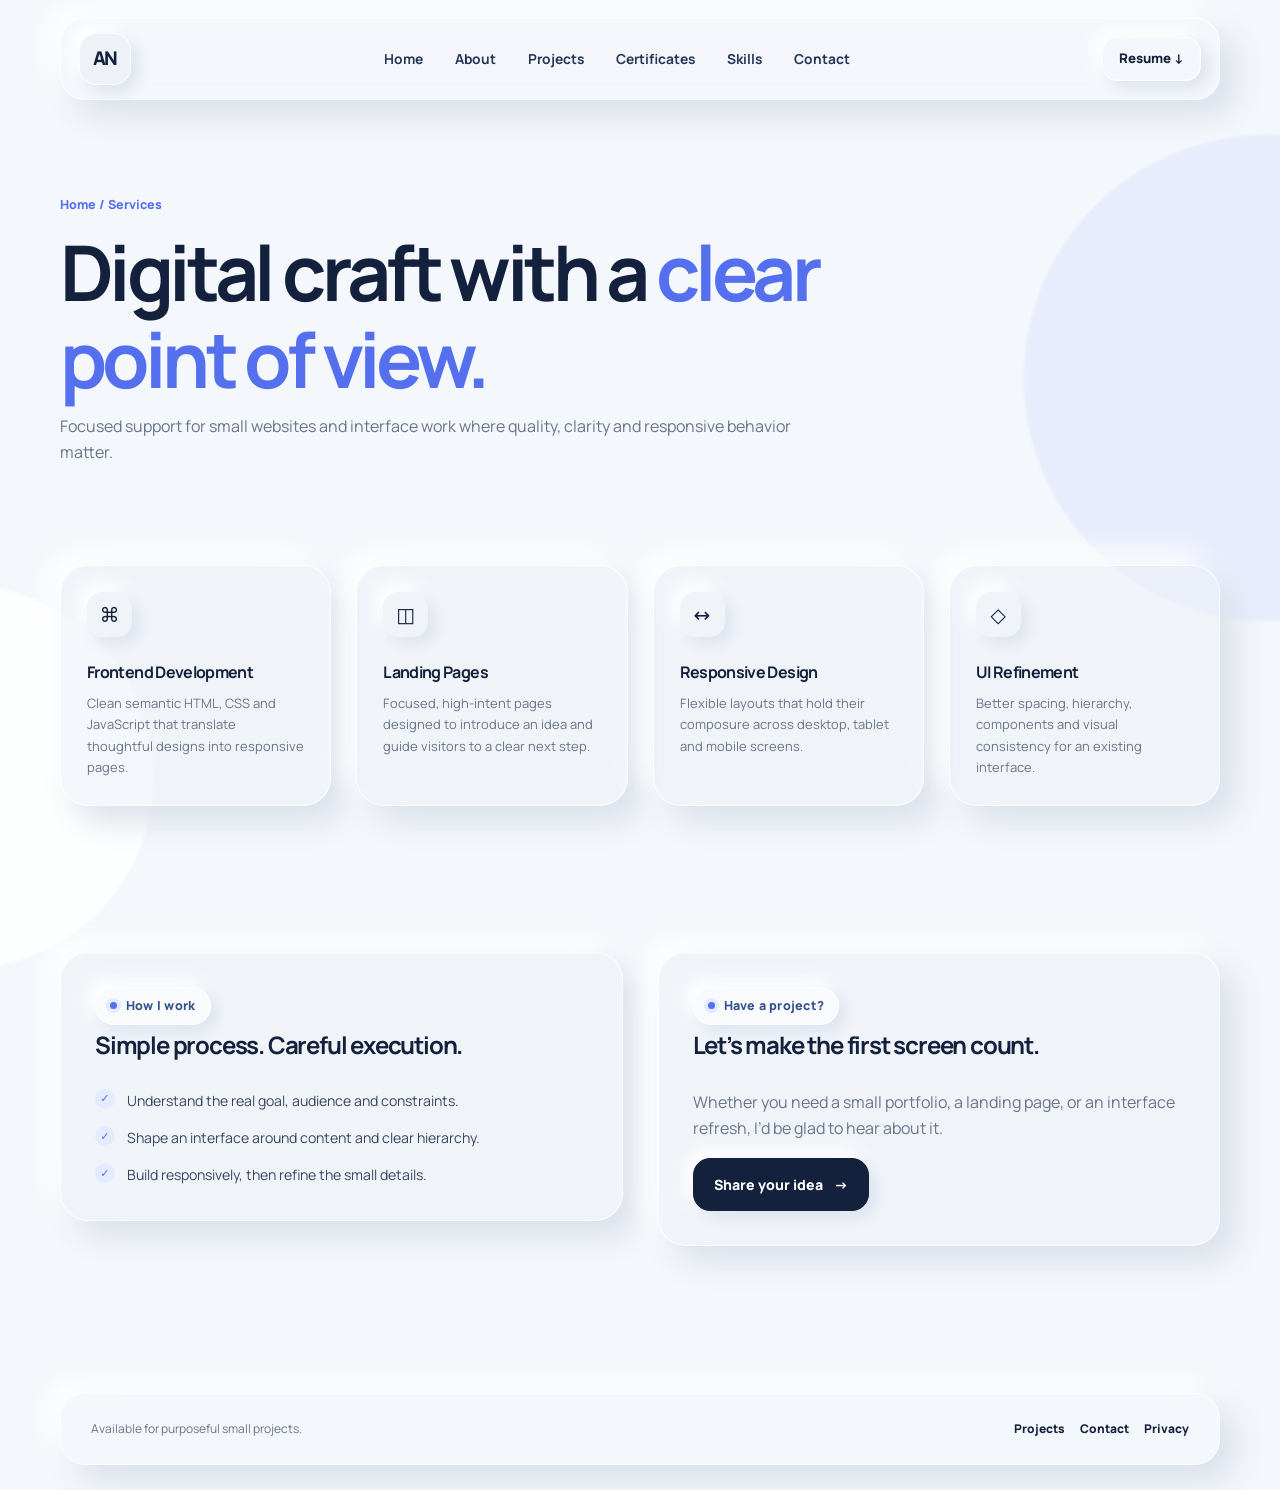
<file: services.html>
<!doctype html>
<html lang="en"><head><meta charset="utf-8"><meta name="viewport" content="width=device-width, initial-scale=1"><meta name="description" content="Frontend and UI services by Arman Nayak."><title>Services — Arman Nayak</title><link rel="stylesheet" href="css/style.css"></head><body><div class="page-shell"><header class="site-header"><a class="brand" href="index.html" aria-label="Arman Nayak home">AN</a><nav class="nav-links" aria-label="Primary navigation"><a href="index.html">Home</a><a href="about.html">About</a><a href="projects.html">Projects</a><a href="certificates.html">Certificates</a><a href="skills.html">Skills</a><a href="contact.html">Contact</a></nav><a class="header-cta" href="resume.html">Resume ↓</a><button class="menu-toggle" type="button" aria-label="Toggle menu" aria-expanded="false">☰</button></header><main class="container"><section class="page-intro"><span class="breadcrumbs">Home / Services</span><h1>Digital craft with a <span class="accent">clear point of view.</span></h1><p>Focused support for small websites and interface work where quality, clarity and responsive behavior matter.</p></section><section class="section-tight"><div class="card-grid"><article class="card"><div class="card-icon">⌘</div><h3>Frontend Development</h3><p>Clean semantic HTML, CSS and JavaScript that translate thoughtful designs into responsive pages.</p></article><article class="card"><div class="card-icon">◫</div><h3>Landing Pages</h3><p>Focused, high-intent pages designed to introduce an idea and guide visitors to a clear next step.</p></article><article class="card"><div class="card-icon">↔</div><h3>Responsive Design</h3><p>Flexible layouts that hold their composure across desktop, tablet and mobile screens.</p></article><article class="card"><div class="card-icon">◇</div><h3>UI Refinement</h3><p>Better spacing, hierarchy, components and visual consistency for an existing interface.</p></article></div></section><section class="section"><div class="split"><div class="info-panel"><span class="eyebrow">How I work</span><h3>Simple process. Careful execution.</h3><ul class="feature-list"><li>Understand the real goal, audience and constraints.</li><li>Shape an interface around content and clear hierarchy.</li><li>Build responsively, then refine the small details.</li></ul></div><div class="info-panel"><span class="eyebrow">Have a project?</span><h3>Let’s make the first screen count.</h3><p>Whether you need a small portfolio, a landing page, or an interface refresh, I’d be glad to hear about it.</p><a class="button primary" href="contact.html">Share your idea <span>→</span></a></div></div></section></main><footer class="site-footer container"><div class="footer-panel"><p>Available for purposeful small projects.</p><nav class="footer-links"><a href="projects.html">Projects</a><a href="contact.html">Contact</a><a href="privacy.html">Privacy</a></nav></div></footer></div><script src="js/main.js"></script></body></html>
</file>
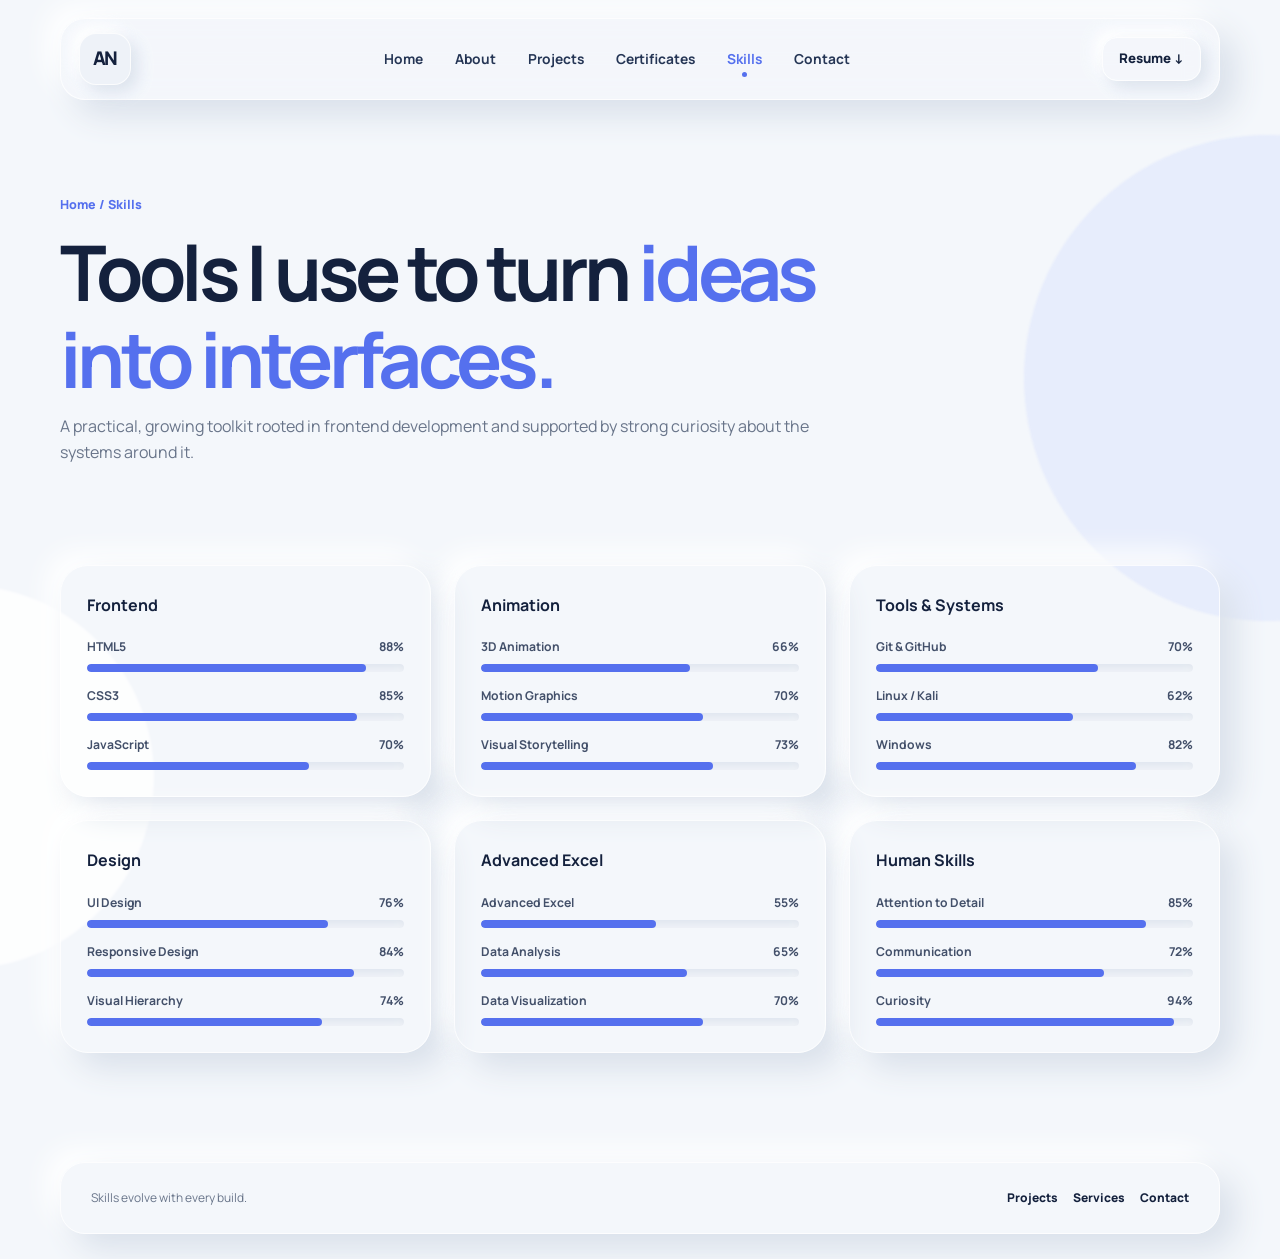
<file: skills.html>
<!doctype html>
<html lang="en"><head><meta charset="utf-8"><meta name="viewport" content="width=device-width, initial-scale=1"><meta name="description" content="Skills and tools used by Arman Nayak."><title>Skills — Arman Nayak</title><link rel="stylesheet" href="css/style.css"></head><body><div class="page-shell"><header class="site-header"><a class="brand" href="index.html" aria-label="Arman Nayak home">AN</a><nav class="nav-links" aria-label="Primary navigation"><a href="index.html">Home</a><a href="about.html">About</a><a href="projects.html">Projects</a><a href="certificates.html">Certificates</a><a class="active" href="skills.html">Skills</a><a href="contact.html">Contact</a></nav><a class="header-cta" href="resume.html">Resume ↓</a><button class="menu-toggle" type="button" aria-label="Toggle menu" aria-expanded="false">☰</button></header><main class="container"><section class="page-intro"><span class="breadcrumbs">Home / Skills</span><h1>Tools I use to turn <span class="accent">ideas into interfaces.</span></h1><p>A practical, growing toolkit rooted in frontend development and supported by strong curiosity about the systems around it.</p></section><section class="section-tight"><div class="skill-grid"><article class="skill-card"><h3>Frontend</h3><div class="skill-line"><span>HTML5 <b>88%</b></span><div class="meter"><b style="width:88%"></b></div></div><div class="skill-line"><span>CSS3 <b>85%</b></span><div class="meter"><b style="width:85%"></b></div></div><div class="skill-line"><span>JavaScript <b>70%</b></span><div class="meter"><b style="width:70%"></b></div></div></article><article class="skill-card"><h3>Animation</h3><div class="skill-line"><span>3D Animation <b>66%</b></span><div class="meter"><b style="width:66%"></b></div></div><div class="skill-line"><span>Motion Graphics <b>70%</b></span><div class="meter"><b style="width:70%"></b></div></div><div class="skill-line"><span>Visual Storytelling <b>73%</b></span><div class="meter"><b style="width:73%"></b></div></div></article><article class="skill-card"><h3>Tools & Systems</h3><div class="skill-line"><span>Git & GitHub <b>70%</b></span><div class="meter"><b style="width:70%"></b></div></div><div class="skill-line"><span>Linux / Kali <b>62%</b></span><div class="meter"><b style="width:62%"></b></div></div><div class="skill-line"><span>Windows <b>82%</b></span><div class="meter"><b style="width:82%"></b></div></div></article><article class="skill-card"><h3>Design</h3><div class="skill-line"><span>UI Design <b>76%</b></span><div class="meter"><b style="width:76%"></b></div></div><div class="skill-line"><span>Responsive Design <b>84%</b></span><div class="meter"><b style="width:84%"></b></div></div><div class="skill-line"><span>Visual Hierarchy <b>74%</b></span><div class="meter"><b style="width:74%"></b></div></div></article><article class="skill-card"><h3>Advanced Excel</h3><div class="skill-line"><span>Advanced Excel <b>55%</b></span><div class="meter"><b style="width:55%"></b></div></div><div class="skill-line"><span>Data Analysis <b>65%</b></span><div class="meter"><b style="width:65%"></b></div></div><div class="skill-line"><span>Data Visualization <b>70%</b></span><div class="meter"><b style="width:70%"></b></div></div></article><article class="skill-card"><h3>Human Skills</h3><div class="skill-line"><span>Attention to Detail <b>85%</b></span><div class="meter"><b style="width:85%"></b></div></div><div class="skill-line"><span>Communication <b>72%</b></span><div class="meter"><b style="width:72%"></b></div></div><div class="skill-line"><span>Curiosity <b>94%</b></span><div class="meter"><b style="width:94%"></b></div></div></article></div></section></main><footer class="site-footer container"><div class="footer-panel"><p>Skills evolve with every build.</p><nav class="footer-links"><a href="projects.html">Projects</a><a href="services.html">Services</a><a href="contact.html">Contact</a></nav></div></footer></div><script src="js/main.js"></script></body></html>
</file>
<file: css/style.css>
@import url('https://fonts.googleapis.com/css2?family=Manrope:wght@400;500;600;700;800&family=Playfair+Display:wght@600&display=swap');

:root {
  --bg: #f4f7fb;
  --surface: #eef2f8;
  --surface-strong: #e8edf5;
  --ink: #14213d;
  --muted: #69758a;
  --accent: #5570ee;
  --accent-soft: #e5ebff;
  --line: rgba(255, 255, 255, .78);
  --shadow-out: 15px 15px 32px #d9e0ea, -13px -13px 28px #ffffff;
  --shadow-small: 7px 7px 16px #dce3ed, -7px -7px 15px #ffffff;
  --shadow-in: inset 5px 5px 12px #dce3ed, inset -5px -5px 12px #ffffff;
  --radius: 28px;
}

* { box-sizing: border-box; }
html { scroll-behavior: smooth; }
body { margin: 0; background: var(--bg); color: var(--ink); font-family: Manrope, Inter, system-ui, sans-serif; line-height: 1.65; }
a { color: inherit; text-decoration: none; }
button, input, textarea { font: inherit; }
img { max-width: 100%; }

.page-shell { overflow: hidden; position: relative; min-height: 100vh; }
.page-shell::before, .page-shell::after { content: ''; position: fixed; pointer-events: none; z-index: -1; border-radius: 50%; filter: blur(1px); }
.page-shell::before { width: 38vw; height: 38vw; right: -18vw; top: 15vh; background: rgba(205, 217, 255, .35); }
.page-shell::after { width: 30vw; height: 30vw; left: -18vw; top: 65vh; background: rgba(255, 255, 255, .8); }
.container { width: min(1160px, calc(100% - 40px)); margin-inline: auto; }
.section { padding: 92px 0; }
.section-tight { padding: 54px 0; }
.eyebrow { display: inline-flex; align-items: center; gap: 9px; padding: 8px 14px; color: #35518e; background: rgba(255,255,255,.5); border: 1px solid var(--line); border-radius: 999px; box-shadow: var(--shadow-small); font-size: .78rem; font-weight: 800; letter-spacing: .02em; }
.eyebrow::before { content: ''; width: 7px; height: 7px; border-radius: 50%; background: var(--accent); box-shadow: 0 0 0 4px var(--accent-soft); }
.section-heading { max-width: 620px; margin-bottom: 38px; }
.section-heading h2, .page-intro h1 { margin: 13px 0 10px; font-size: clamp(2rem, 4vw, 3.4rem); letter-spacing: -.06em; line-height: 1.13; }
.section-heading p, .page-intro p { margin: 0; color: var(--muted); }
.accent { color: var(--accent); }

.site-header { position: sticky; top: 18px; z-index: 20; width: min(1160px, calc(100% - 40px)); margin: 18px auto 0; padding: 14px 18px; display: flex; align-items: center; justify-content: space-between; gap: 25px; border: 1px solid var(--line); border-radius: 25px; background: rgba(244,247,251,.78); box-shadow: var(--shadow-out); backdrop-filter: blur(16px); }
.brand { display: grid; place-items: center; width: 52px; height: 52px; background: var(--surface); border: 1px solid var(--line); border-radius: 17px; box-shadow: var(--shadow-small); font-size: 1.18rem; font-weight: 800; letter-spacing: -.09em; }
.nav-links { display: flex; align-items: center; gap: 8px; }
.nav-links a { position: relative; padding: 9px 12px; border-radius: 12px; font-size: .86rem; font-weight: 700; color: #253555; }
.nav-links a:hover, .nav-links a.active { color: var(--accent); }
.nav-links a.active::after { content: ''; position: absolute; width: 5px; height: 5px; border-radius: 50%; background: var(--accent); bottom: 2px; left: calc(50% - 2.5px); }
.header-cta { padding: 10px 16px; display: inline-flex; gap: 8px; align-items: center; border: 1px solid var(--line); border-radius: 15px; box-shadow: var(--shadow-small); font-size: .83rem; font-weight: 800; white-space: nowrap; }
.menu-toggle { display: none; background: transparent; border: 0; color: var(--ink); font-size: 1.3rem; }

.hero { min-height: 670px; display: grid; grid-template-columns: 1.16fr .84fr; align-items: center; gap: 70px; padding: 88px 8px 58px; }
.hero-copy h1 { margin: 17px 0 20px; max-width: 650px; font-size: clamp(3.3rem, 7vw, 6.55rem); letter-spacing: -.085em; line-height: .97; }
.hero-copy h1 .serif { font-family: 'Playfair Display', serif; font-weight: 600; color: var(--accent); letter-spacing: -.07em; }
.hero-copy p { max-width: 550px; margin: 0; color: var(--muted); font-size: 1.02rem; }
.button-row { display: flex; flex-wrap: wrap; gap: 16px; margin-top: 30px; }
.button { display: inline-flex; align-items: center; justify-content: center; gap: 11px; padding: 14px 20px; border: 1px solid var(--line); border-radius: 17px; box-shadow: var(--shadow-small); font-weight: 800; font-size: .88rem; transition: transform .25s ease, box-shadow .25s ease; }
.button:hover { transform: translateY(-3px); box-shadow: 10px 10px 20px #d8e0eb, -8px -8px 18px #fff; }
.button.primary { color: white; background: var(--ink); border-color: var(--ink); }
.button.ghost { background: rgba(255,255,255,.35); }
.hero-stats { display: flex; gap: 25px; margin-top: 44px; }
.hero-stats strong { display: block; font-size: 1.2rem; letter-spacing: -.05em; }
.hero-stats span { color: var(--muted); font-size: .75rem; }

.profile-card { position: relative; min-height: 500px; padding: 20px; border: 1px solid var(--line); border-radius: 42px; background: rgba(238,242,248,.58); box-shadow: var(--shadow-out); }
.profile-art { position: relative; height: 100%; min-height: 460px; overflow: hidden; display: grid; place-items: center; border-radius: 30px; background: #dce5f5; }
.profile-img { width: 100%; height: 100%; object-fit: cover; display: block; }
.project-img { position: absolute; top: 0; left: 0; width: 100%; height: 100%; object-fit: cover; display: block; }
.availability { position: absolute; z-index: 2; bottom: 36px; left: 36px; display: inline-flex; align-items: center; gap: 10px; padding: 12px 16px; border-radius: 16px; background: rgba(247,249,253,.85); box-shadow: var(--shadow-small); font-size: .79rem; font-weight: 800; }
.availability i { width: 9px; height: 9px; border-radius: 50%; background: #31be83; }
.floating-note { position: absolute; z-index: 3; top: 38px; right: -25px; width: 138px; padding: 13px; border: 1px solid var(--line); border-radius: 19px; background: rgba(244,247,251,.75); box-shadow: var(--shadow-small); backdrop-filter: blur(10px); font-size: .68rem; }
.floating-note strong { display: block; margin-bottom: 3px; font-size: .95rem; }

.card-grid { display: grid; grid-template-columns: repeat(4, 1fr); gap: 25px; }
.card, .timeline-item, .info-panel { border: 1px solid var(--line); border-radius: var(--radius); background: rgba(238,242,248,.58); box-shadow: var(--shadow-out); }
.card { padding: 26px; transition: transform .3s ease, box-shadow .3s ease; }
.card:hover { transform: translateY(-6px); }
.card-icon { width: 45px; height: 45px; display: grid; place-items: center; margin-bottom: 22px; border-radius: 15px; box-shadow: var(--shadow-small); color: var(--ink); font-size: 1.25rem; }
.card h3 { margin: 0 0 8px; font-size: 1rem; letter-spacing: -.04em; }
.card p { margin: 0; color: var(--muted); font-size: .81rem; }

.split { display: grid; grid-template-columns: 1fr 1fr; align-items: start; gap: 35px; }
.info-panel { padding: 34px; }
.info-panel h3 { margin-top: 0; font-size: 1.5rem; letter-spacing: -.05em; }
.info-panel p { color: var(--muted); }
.feature-list { display: grid; gap: 14px; padding: 0; margin: 23px 0 0; list-style: none; }
.feature-list li { display: flex; gap: 12px; align-items: start; color: #384660; font-size: .88rem; }
.feature-list li::before { content: '✓'; flex: 0 0 auto; display: grid; place-items: center; width: 20px; height: 20px; border-radius: 50%; background: var(--accent-soft); color: var(--accent); font-size: .7rem; font-weight: 800; }

.page-intro { max-width: 770px; padding: 90px 0 45px; }
.page-intro h1 { font-size: clamp(3rem, 6vw, 5rem); }
.breadcrumbs { color: var(--accent); font-size: .78rem; font-weight: 800; }
.timeline { display: grid; gap: 18px; }
.timeline-item { display: grid; grid-template-columns: 110px 1fr; gap: 26px; padding: 25px; }
.timeline-date { color: var(--accent); font-size: .8rem; font-weight: 800; }
.timeline-item h3 { margin: 0 0 5px; font-size: 1rem; }
.timeline-item p { margin: 0; color: var(--muted); font-size: .85rem; }

.skill-grid { display: grid; grid-template-columns: repeat(3, 1fr); gap: 23px; }
.skill-card { padding: 26px; border-radius: var(--radius); border: 1px solid var(--line); box-shadow: var(--shadow-out); }
.skill-card h3 { margin: 0 0 19px; font-size: 1rem; }
.skill-line { margin-top: 14px; }
.skill-line span { display: flex; justify-content: space-between; color: #43506a; font-size: .76rem; font-weight: 700; }
.meter { height: 8px; margin-top: 7px; overflow: hidden; border-radius: 999px; box-shadow: var(--shadow-in); }
.meter b { display: block; height: 100%; border-radius: inherit; background: var(--accent); transform-origin: left; animation: reveal 1.1s ease both; }
@keyframes reveal { from { transform: scaleX(0); } }

.project-grid { display: grid; grid-template-columns: repeat(2, 1fr); gap: 30px; }
.project-card { overflow: hidden; border: 1px solid var(--line); border-radius: 30px; background: var(--surface); box-shadow: var(--shadow-out); transition: transform .3s ease; }
.project-card:hover { transform: translateY(-7px); }
.project-visual { height: 250px; padding: 26px; display: flex; align-items: end; position: relative; overflow: hidden; }
.project-visual::before { content: ''; position: absolute; width: 230px; height: 230px; top: -70px; right: -35px; border-radius: 50%; background: rgba(255,255,255,.6); }
.project-visual.one { background: #dce5ff; }.project-visual.two { background: #dfe9e7; }.project-visual.three { background: #eee4d8; }.project-visual.four { background: #e7e1f2; }
.mock-window { position: relative; width: 88%; height: 70%; padding: 15px; border: 1px solid rgba(255,255,255,.85); border-radius: 15px 15px 0 0; background: rgba(251,252,255,.78); box-shadow: 10px 10px 25px rgba(82,98,128,.15); }
.mock-window::before { content: '●  ●  ●'; color: rgba(83,102,147,.5); letter-spacing: 4px; font-size: .55rem; }.mock-window::after { content: ''; display: block; width: 65%; height: 13px; margin-top: 30px; border-radius: 8px; background: var(--ink); box-shadow: 0 26px 0 rgba(85,112,238,.45), 0 52px 0 rgba(116,135,166,.18); }
.project-copy { padding: 24px; }.project-copy small { color: var(--accent); font-weight: 800; }.project-copy h3 { margin: 6px 0 8px; letter-spacing: -.05em; }.project-copy p { margin: 0; color: var(--muted); font-size: .83rem; }.tag-list { display: flex; flex-wrap: wrap; gap: 7px; padding: 0; margin: 19px 0 0; list-style: none; }.tag-list li { padding: 5px 9px; border-radius: 8px; background: rgba(255,255,255,.55); color: #53627b; font-size: .67rem; font-weight: 800; }

.contact-layout { display: grid; grid-template-columns: .8fr 1.2fr; gap: 35px; }.contact-options { display: grid; gap: 13px; }.contact-link { display: flex; align-items: center; gap: 15px; padding: 17px; border: 1px solid var(--line); border-radius: 18px; box-shadow: var(--shadow-small); }.contact-link strong { display: block; font-size: .8rem; }.contact-link span { color: var(--muted); font-size: .74rem; }.contact-symbol { width: 35px; height: 35px; display: grid; place-items: center; border-radius: 12px; background: var(--accent-soft); color: var(--accent); font-weight: 800; }
.form { padding: 34px; border-radius: var(--radius); box-shadow: var(--shadow-out); }.form-grid { display: grid; grid-template-columns: 1fr 1fr; gap: 16px; }.field { display: grid; gap: 7px; margin-bottom: 16px; }.field label { color: #40506d; font-size: .76rem; font-weight: 800; }.field input, .field textarea { width: 100%; border: 1px solid rgba(255,255,255,.75); outline: 0; border-radius: 13px; background: rgba(255,255,255,.35); box-shadow: var(--shadow-in); color: var(--ink); padding: 12px 14px; }.field textarea { min-height: 130px; resize: vertical; }.form-message { display: none; margin: 15px 0 0; color: #247856; font-size: .84rem; font-weight: 700; }

.resume-paper { padding: 48px; background: #fbfcff; border: 1px solid var(--line); border-radius: 18px; box-shadow: var(--shadow-out); }.resume-top { display: flex; align-items: flex-start; justify-content: space-between; gap: 20px; padding-bottom: 24px; border-bottom: 1px solid #e4e9f0; }.resume-top h2 { margin: 0; font-size: 2rem; letter-spacing: -.06em; }.resume-top p { margin: 4px 0 0; color: var(--accent); font-size: .82rem; font-weight: 800; }.resume-section { margin-top: 30px; }.resume-section h3 { font-size: .76rem; letter-spacing: .12em; text-transform: uppercase; color: var(--accent); }.resume-section p { color: #536078; font-size: .84rem; }.resume-section ul { padding-left: 18px; color: #536078; font-size: .84rem; }

.site-footer { padding: 55px 0 25px; }.footer-panel { display: flex; justify-content: space-between; align-items: center; gap: 25px; padding: 25px 30px; border: 1px solid var(--line); border-radius: 25px; box-shadow: var(--shadow-out); }.footer-panel p { margin: 0; color: var(--muted); font-size: .75rem; }.footer-links { display: flex; gap: 15px; font-size: .75rem; font-weight: 800; }.footer-links a:hover { color: var(--accent); }

.not-found { min-height: 74vh; display: grid; place-items: center; text-align: center; }.not-found h1 { margin: 0; color: var(--accent); font-size: clamp(7rem, 18vw, 13rem); line-height: 1; letter-spacing: -.12em; }.not-found h2 { margin: -5px 0 10px; font-size: 2rem; }.not-found p { max-width: 470px; margin: 0 auto; color: var(--muted); }

@media (max-width: 850px) { .site-header { top: 10px; margin-top: 10px; }.nav-links { display: none; position: absolute; top: calc(100% + 10px); left: 0; right: 0; padding: 12px; flex-direction: column; align-items: stretch; background: rgba(244,247,251,.96); border: 1px solid var(--line); border-radius: 20px; box-shadow: var(--shadow-out); }.nav-links.open { display: flex; }.nav-links a { padding: 12px; }.nav-links a.active::after { display: none; }.menu-toggle { display: block; }.header-cta { margin-left: auto; }.hero { grid-template-columns: 1fr; gap: 50px; padding-top: 70px; }.profile-card { width: min(470px, 100%); margin-inline: auto; }.card-grid { grid-template-columns: repeat(2, 1fr); }.skill-grid { grid-template-columns: repeat(2, 1fr); } }
@media (max-width: 600px) { .container, .site-header { width: min(100% - 28px, 1160px); }.site-header { padding: 11px 13px; }.brand { width: 45px; height: 45px; }.header-cta { padding: 9px 11px; font-size: .73rem; }.hero { padding-top: 53px; }.hero-copy h1 { font-size: clamp(3.25rem, 16vw, 4.3rem); }.hero-stats { gap: 15px; }.hero-stats strong { font-size: 1rem; }.hero-stats span { font-size: .65rem; }.profile-card { min-height: 420px; padding: 14px; }.profile-art { min-height: 390px; }.floating-note { right: 12px; top: 12px; }.availability { left: 25px; bottom: 25px; }.section { padding: 65px 0; }.card-grid, .skill-grid, .project-grid, .split, .contact-layout { grid-template-columns: 1fr; }.card { padding: 23px; }.timeline-item { grid-template-columns: 1fr; gap: 7px; }.form-grid { grid-template-columns: 1fr; gap: 0; }.resume-paper { padding: 28px; }.resume-top, .footer-panel { align-items: flex-start; flex-direction: column; }.page-intro { padding-top: 60px; } }
@media (prefers-reduced-motion: reduce) { *, *::before, *::after { scroll-behavior: auto !important; animation-duration: .01ms !important; transition-duration: .01ms !important; } }
</file>
